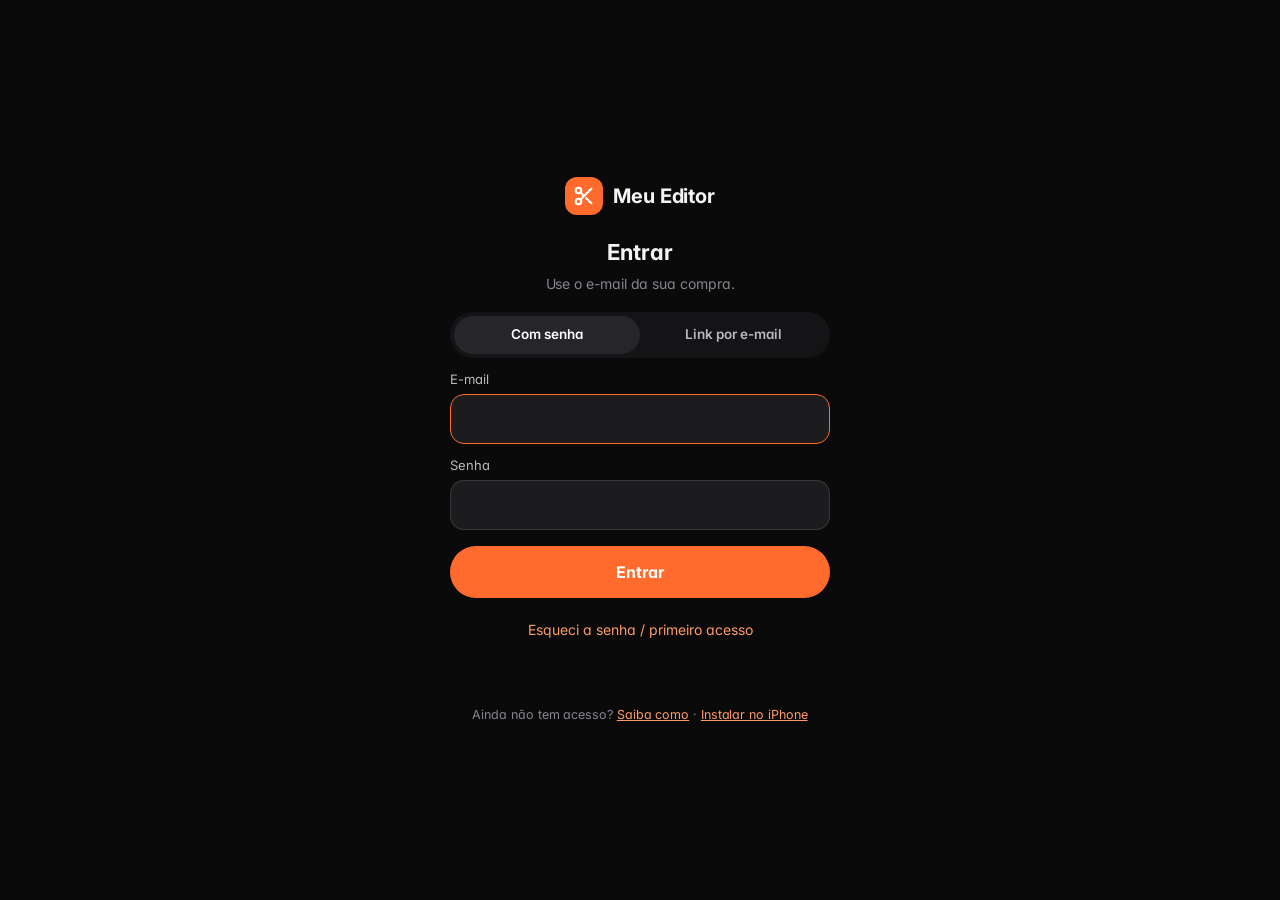
<file: index.html>
<!doctype html>
<html lang="pt-BR">
<head>
<meta charset="utf-8">
<meta name="viewport" content="width=device-width, initial-scale=1, maximum-scale=1, user-scalable=no, viewport-fit=cover">
<meta name="apple-mobile-web-app-capable" content="yes">
<meta name="mobile-web-app-capable" content="yes">
<meta name="apple-mobile-web-app-status-bar-style" content="black-translucent">
<meta name="apple-mobile-web-app-title" content="Meu Editor">
<meta name="theme-color" content="#0a0a0b">
<meta name="description" content="Editor de vídeo vertical para Reels e anúncios, com edição automática por IA.">
<link rel="manifest" href="manifest.webmanifest">
<link rel="apple-touch-icon" href="icons/icon-180.png">
<link rel="icon" href="icons/icon.svg" type="image/svg+xml">
<link rel="preconnect" href="https://fonts.googleapis.com">
<link rel="preconnect" href="https://fonts.gstatic.com" crossorigin>
<link href="https://fonts.googleapis.com/css2?family=Inter:wght@400;500;600;700&family=Montserrat:wght@400;600;700;800&family=Poppins:wght@400;500;600;700;800&family=Anton&family=Great+Vibes&family=Instrument+Serif:ital@0;1&display=swap" rel="stylesheet">
<link rel="stylesheet" href="styles.css?v=35">
<title>Meu Editor</title>
</head>
<body>
<div id="app">
  <header id="top">
    <div class="brand">
      <span class="brand-mark" aria-hidden="true"><svg viewBox="0 0 24 24" fill="none" stroke="currentColor" stroke-width="2.4" stroke-linecap="round" stroke-linejoin="round"><circle cx="6" cy="6" r="3"/><circle cx="6" cy="18" r="3"/><path d="M20 4 8.12 15.88M14.47 14.48 20 20M8.12 8.12 12 12"/></svg></span>
      <span class="brand-txt"><span class="brand-name">Meu Editor</span></span>
    </div>
    <div class="top-acts">
      <button id="btn-ia" class="ia-btn" aria-label="Editar com IA"></button>
      <button id="btn-galeria" class="icon" aria-label="Projetos"></button>
      <button id="btn-config" class="icon" aria-label="Configurações"></button>
      <button id="btn-new" class="icon" aria-label="Salvar e voltar ao início" title="Salvar e voltar ao início"></button>
      <button id="btn-export" class="primary">Exportar</button>
    </div>
  </header>

  <section id="stage">
    <canvas id="preview" width="540" height="960"></canvas>
    <div id="empty">
      <div class="empty-card">
        <span class="empty-ic" aria-hidden="true"><svg viewBox="0 0 24 24" fill="none" stroke="currentColor" stroke-width="2" stroke-linecap="round" stroke-linejoin="round"><rect x="2" y="6" width="14" height="12" rx="2"/><path d="m22 8-6 4 6 4z"/></svg></span>
        <h2>Comece um projeto</h2>
        <p>Escolha vídeos ou fotos (JPG, PNG) da galeria. Tudo fica no seu aparelho.</p>
        <button id="btn-add-first" class="big">Adicionar vídeo ou foto</button>
      </div>
    </div>
  </section>

  <div id="transport">
    <span id="time">00:00.0 / 00:00.0</span>
    <button id="btn-play" class="play" aria-label="Reproduzir"></button>
    <div class="tright"><button id="btn-undo" class="icon" aria-label="Desfazer" title="Desfazer (Ctrl+Z)"></button><button id="btn-redo" class="icon" aria-label="Refazer" title="Refazer (Ctrl+Shift+Z)"></button><button id="btn-kf" class="icon" aria-label="Keyframes do item selecionado" title="Keyframes"></button><button id="btn-fs" class="icon" aria-label="Assistir em tela cheia" title="Tela cheia"></button></div>
  </div>

  <section id="timeline">
    <div id="tl-scroll">
      <div id="tl-inner">
        <div id="ruler"></div>
        <div id="track-layer" class="track layer"></div>
        <div id="track-video" class="track"></div>
        <div id="track-orig" class="track audio"></div>
        <div id="track-audio" class="track audio"></div>
        <div id="track-caps" class="track small"></div>
      </div>
    </div>
    <div id="playhead"></div>
    <div id="home"></div>
  </section>

  <nav id="toolbar"></nav>
</div>

<div id="sheet" aria-hidden="true">
  <div class="grab"></div>
  <div class="sheet-head"><h3 id="sheet-title"></h3><button id="sheet-close" class="icon" aria-label="Fechar"></button></div>
  <div id="sheet-body"></div>
</div>

<div id="fs" hidden>
  <div id="fs-stage"></div>
  <div class="fs-top"><span class="fs-title">Prévia</span><button id="fs-close" class="icon" aria-label="Sair da tela cheia"></button></div>
  <div class="fs-bottom">
    <div id="fs-bar" role="slider" aria-label="Posição do vídeo"><div class="fs-track"><div id="fs-fill"></div></div><div id="fs-knob"></div></div>
    <div class="fs-ctrls">
      <span id="fs-cur" class="fs-t">00:00.0</span>
      <div class="fs-mid">
        <button id="fs-back" class="icon" aria-label="Voltar 5 segundos"></button>
        <button id="fs-play" class="play" aria-label="Reproduzir"></button>
        <button id="fs-fwd" class="icon" aria-label="Avançar 5 segundos"></button>
      </div>
      <span id="fs-tot" class="fs-t r">00:00.0</span>
    </div>
  </div>
</div>

<div id="toast"></div>
<div id="vpool"></div>

<input type="file" id="file-video" accept="video/*,image/*" multiple hidden>
<input type="file" id="file-layer" accept="image/*,video/*" multiple hidden>
<input type="file" id="file-audio" accept="video/*,audio/*" hidden>
<script type="module" src="app.js?v=35"></script>
</body>
</html>
</file>
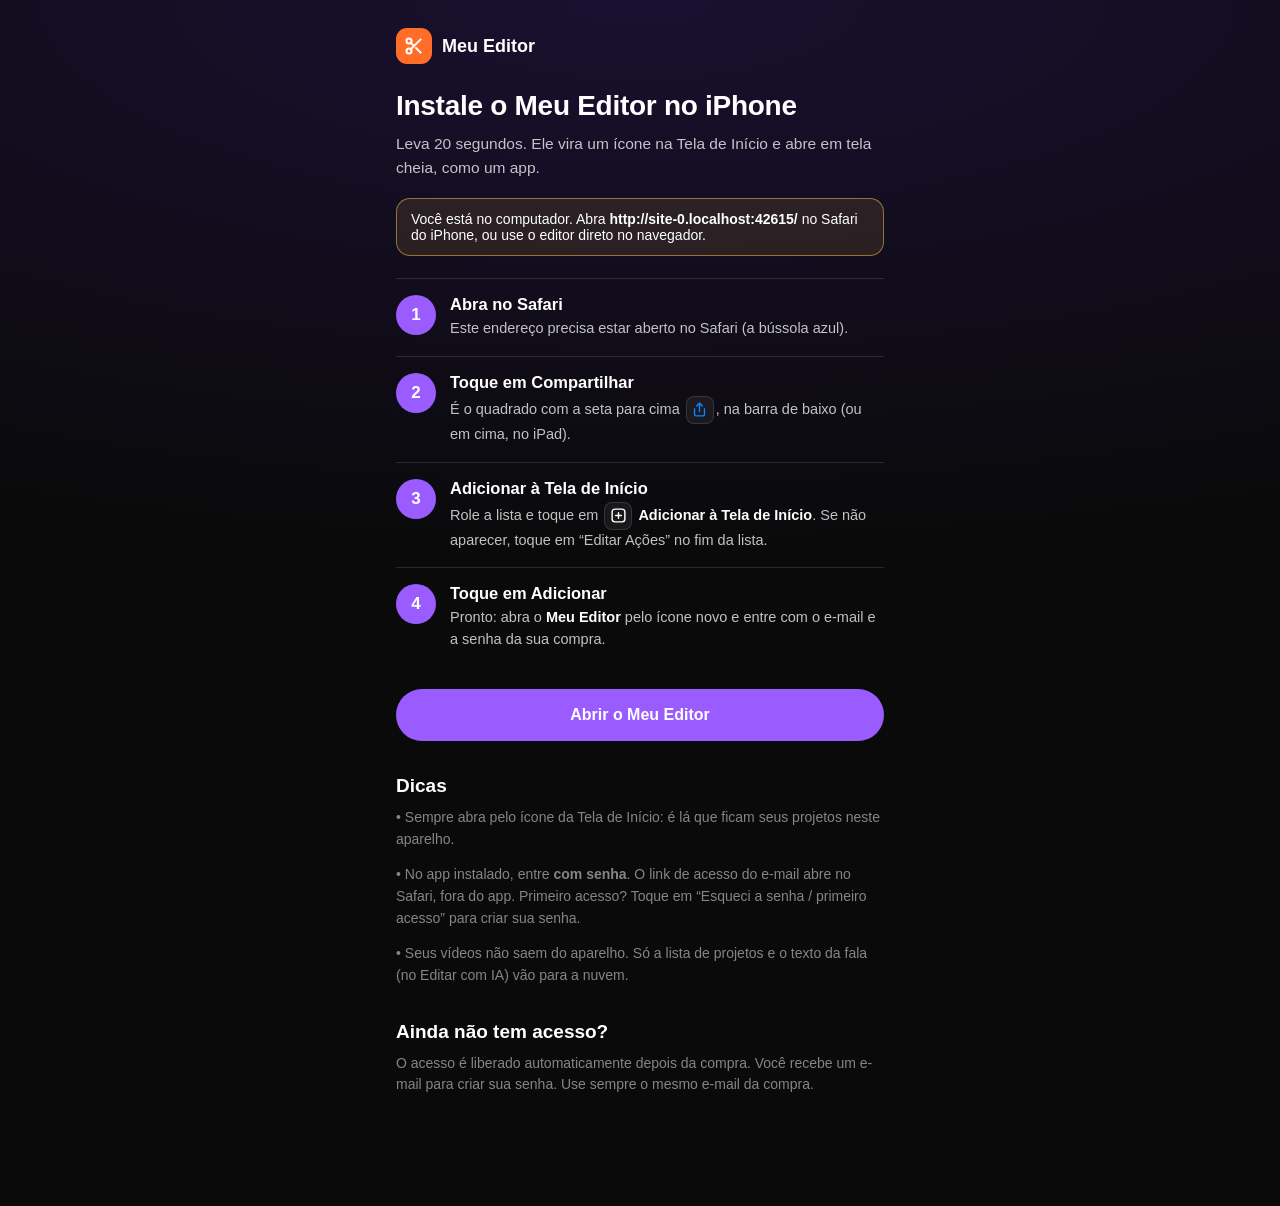
<file: instalar.html>
<!doctype html>
<html lang="pt-BR">
<head>
<meta charset="utf-8">
<meta name="viewport" content="width=device-width, initial-scale=1, viewport-fit=cover">
<meta name="theme-color" content="#0a0a0b">
<meta name="apple-mobile-web-app-capable" content="yes">
<meta name="apple-mobile-web-app-title" content="Meu Editor">
<link rel="manifest" href="manifest.webmanifest">
<link rel="apple-touch-icon" href="icons/icon-180.png">
<link rel="icon" href="icons/icon.svg" type="image/svg+xml">
<title>Instalar o Meu Editor</title>
<style>
:root { --ink:#fff; --ink-2:rgba(255,255,255,.75); --ink-3:rgba(255,255,255,.5); --line:rgba(255,255,255,.12); --glass:rgba(255,255,255,.06);
  --accent:#9b5cff; --accent-2:#c9a6ff; --logo:#ff6d29; --bg0:#0a0a0b; --bg1:#1a1030; --ok:#2bf0b4; }
* { box-sizing: border-box; }
html, body { margin: 0; background: var(--bg0); color: var(--ink); font-family: "Helvetica Neue", Helvetica, Inter, Arial, sans-serif; }
body { background: radial-gradient(120% 60% at 50% 0%, var(--bg1), var(--bg0)) fixed; min-height: 100vh; }
main { max-width: 520px; margin: 0 auto; padding: calc(28px + env(safe-area-inset-top)) 16px calc(96px + env(safe-area-inset-bottom)); }
.marca { display: flex; align-items: center; gap: 10px; font-weight: 700; font-size: 18px; margin-bottom: 26px; }
.marca i { width: 36px; height: 36px; border-radius: 11px; background: var(--logo); display: grid; place-items: center; }
.marca svg { width: 20px; height: 20px; color: #fff; }
h1 { font-size: 28px; line-height: 1.15; margin: 0 0 10px; letter-spacing: -.01em; }
p { color: var(--ink-2); line-height: 1.55; margin: 0 0 14px; font-size: 15.5px; }
.aviso { padding: 12px 14px; border-radius: 14px; border: 1px solid rgba(255,200,80,.5); background: rgba(255,200,80,.1); font-size: 14px; color: var(--ink); margin: 18px 0; display: none; }
.aviso.ok { border-color: rgba(43,240,180,.5); background: rgba(43,240,180,.1); }
ol { list-style: none; padding: 0; margin: 22px 0; counter-reset: p; }
li { counter-increment: p; display: grid; grid-template-columns: 40px 1fr; gap: 14px; padding: 16px 0; border-top: 1px solid var(--line); }
li::before { content: counter(p); width: 40px; height: 40px; border-radius: 50%; background: var(--accent); display: grid; place-items: center; font-weight: 700; font-size: 17px; }
li > div > b { display: block; font-size: 16.5px; margin-bottom: 4px; }
li span b { color: var(--ink); }
li span { color: var(--ink-2); font-size: 14.5px; line-height: 1.5; }
.ic { display: inline-grid; place-items: center; width: 28px; height: 28px; border-radius: 8px; background: var(--glass); border: 1px solid var(--line); vertical-align: middle; margin: 0 2px; }
.ic svg { width: 17px; height: 17px; color: #0a84ff; }
.ic.plus svg { color: #fff; }
.btn { display: flex; align-items: center; justify-content: center; height: 52px; border-radius: 999px; background: var(--accent); color: #fff; text-decoration: none; font-weight: 700; font-size: 16px; margin: 22px 0 10px; }
.btn.sec { background: var(--glass); border: 1px solid var(--line); }
h2 { font-size: 19px; margin: 34px 0 10px; }
.pq { font-size: 14px; color: var(--ink-3); }
.seta { position: fixed; left: 50%; bottom: calc(10px + env(safe-area-inset-bottom)); transform: translateX(-50%); display: none; flex-direction: column; align-items: center; gap: 2px; padding: 8px 16px 6px; border-radius: 16px; background: rgba(26,16,48,.95); border: 1px solid var(--line); box-shadow: 0 6px 20px rgba(0,0,0,.5); color: var(--accent-2); font-size: 13px; font-weight: 600; animation: pulo 1.4s ease-in-out infinite; pointer-events: none; }
.seta svg { width: 26px; height: 26px; }
@keyframes pulo { 50% { transform: translate(-50%, 6px); } }
</style>
</head>
<body>
<main>
  <div class="marca"><i><svg viewBox="0 0 24 24" fill="none" stroke="currentColor" stroke-width="2.4" stroke-linecap="round" stroke-linejoin="round"><circle cx="6" cy="6" r="3"/><circle cx="6" cy="18" r="3"/><path d="M20 4 8.12 15.88M14.47 14.48 20 20M8.12 8.12 12 12"/></svg></i>Meu Editor</div>

  <h1>Instale o Meu Editor no iPhone</h1>
  <p>Leva 20 segundos. Ele vira um ícone na Tela de Início e abre em tela cheia, como um app.</p>

  <div class="aviso" id="av-safari">Abra esta página no <b>Safari</b> para instalar. No Chrome ou no Instagram o iPhone não mostra a opção. Toque em ••• e escolha “Abrir no Safari”, ou copie o endereço.</div>
  <div class="aviso ok" id="av-ok">Você já está no app instalado. Tudo certo!</div>
  <div class="aviso" id="av-pc">Você está no computador. Abra <b id="end"></b> no Safari do iPhone, ou use o editor direto no navegador.</div>

  <ol>
    <li><div><b>Abra no Safari</b><span>Este endereço precisa estar aberto no Safari (a bússola azul).</span></div></li>
    <li><div><b>Toque em Compartilhar</b><span>É o quadrado com a seta para cima <span class="ic"><svg viewBox="0 0 24 24" fill="none" stroke="currentColor" stroke-width="2" stroke-linecap="round" stroke-linejoin="round"><path d="M12 3v12M8 7l4-4 4 4"/><path d="M5 11v8a2 2 0 0 0 2 2h10a2 2 0 0 0 2-2v-8"/></svg></span>, na barra de baixo (ou em cima, no iPad).</span></div></li>
    <li><div><b>Adicionar à Tela de Início</b><span>Role a lista e toque em <span class="ic plus"><svg viewBox="0 0 24 24" fill="none" stroke="currentColor" stroke-width="2" stroke-linecap="round"><rect x="3" y="3" width="18" height="18" rx="4"/><path d="M12 8v8M8 12h8"/></svg></span> <b>Adicionar à Tela de Início</b>. Se não aparecer, toque em “Editar Ações” no fim da lista.</span></div></li>
    <li><div><b>Toque em Adicionar</b><span>Pronto: abra o <b>Meu Editor</b> pelo ícone novo e entre com o e-mail e a senha da sua compra.</span></div></li>
  </ol>

  <a class="btn" href="./">Abrir o Meu Editor</a>

  <h2>Dicas</h2>
  <p class="pq">• Sempre abra pelo ícone da Tela de Início: é lá que ficam seus projetos neste aparelho.</p>
  <p class="pq">• No app instalado, entre <b>com senha</b>. O link de acesso do e-mail abre no Safari, fora do app. Primeiro acesso? Toque em “Esqueci a senha / primeiro acesso” para criar sua senha.</p>
  <p class="pq">• Seus vídeos não saem do aparelho. Só a lista de projetos e o texto da fala (no Editar com IA) vão para a nuvem.</p>

  <h2 id="comprar">Ainda não tem acesso?</h2>
  <p class="pq">O acesso é liberado automaticamente depois da compra. Você recebe um e-mail para criar sua senha. Use sempre o mesmo e-mail da compra.</p>
</main>
<div class="seta" id="seta"><span>Compartilhar fica aqui</span><svg viewBox="0 0 24 24" fill="none" stroke="currentColor" stroke-width="2.4" stroke-linecap="round" stroke-linejoin="round"><path d="M12 5v14M5 12l7 7 7-7"/></svg></div>
<script>
(function () {
  var ua = navigator.userAgent;
  var ios = /iPhone|iPad|iPod/.test(ua) || (navigator.platform === 'MacIntel' && navigator.maxTouchPoints > 1);
  var instalado = navigator.standalone === true || window.matchMedia('(display-mode: standalone)').matches;
  var outroNavegador = /CriOS|FxiOS|EdgiOS|OPiOS|Instagram|FBAN|FBAV|Line\//.test(ua);
  var mostra = function (id) { document.getElementById(id).style.display = 'block'; };
  document.getElementById('end').textContent = location.origin + location.pathname.replace(/instalar\.html$/, '');
  if (instalado) mostra('av-ok');
  else if (ios && outroNavegador) mostra('av-safari');
  else if (ios) { if (/iPhone|iPod/.test(ua)) document.getElementById('seta').style.display = 'flex'; }
  else mostra('av-pc');
})();
</script>
</body>
</html>
</file>
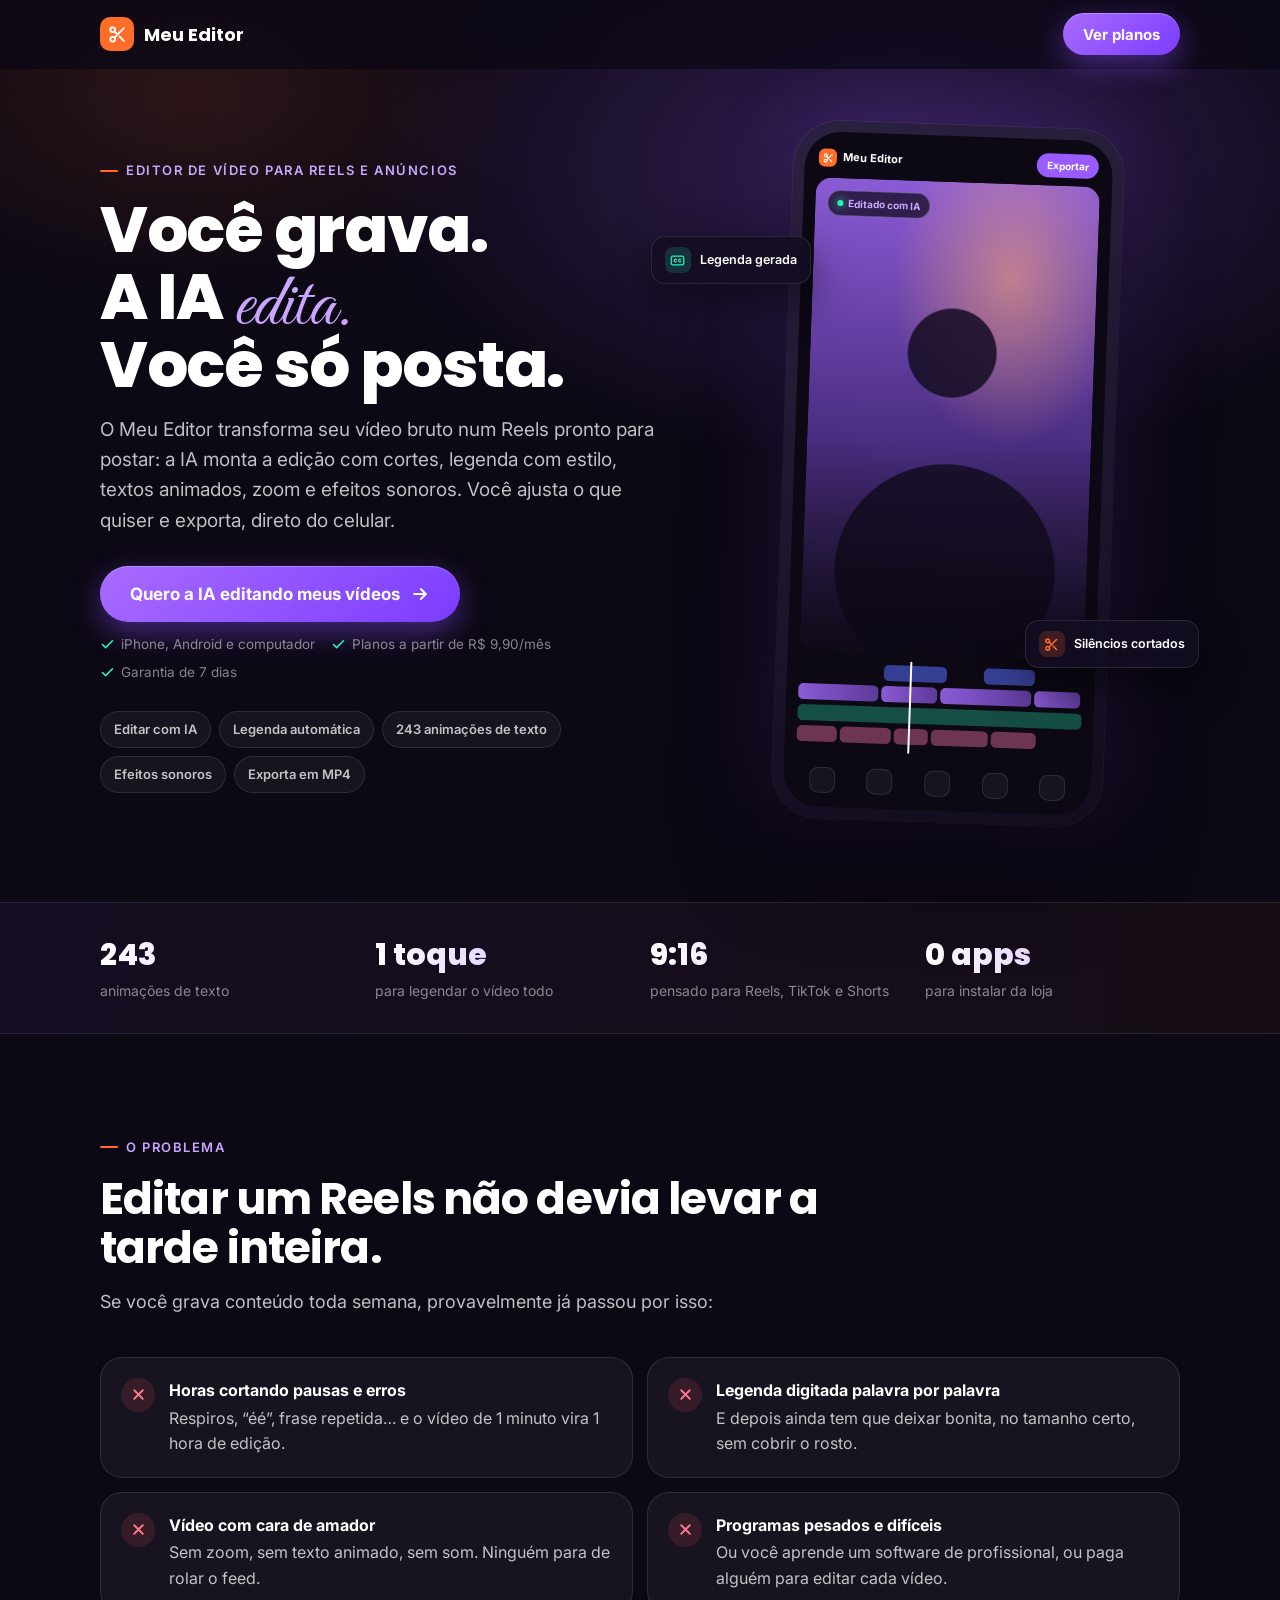
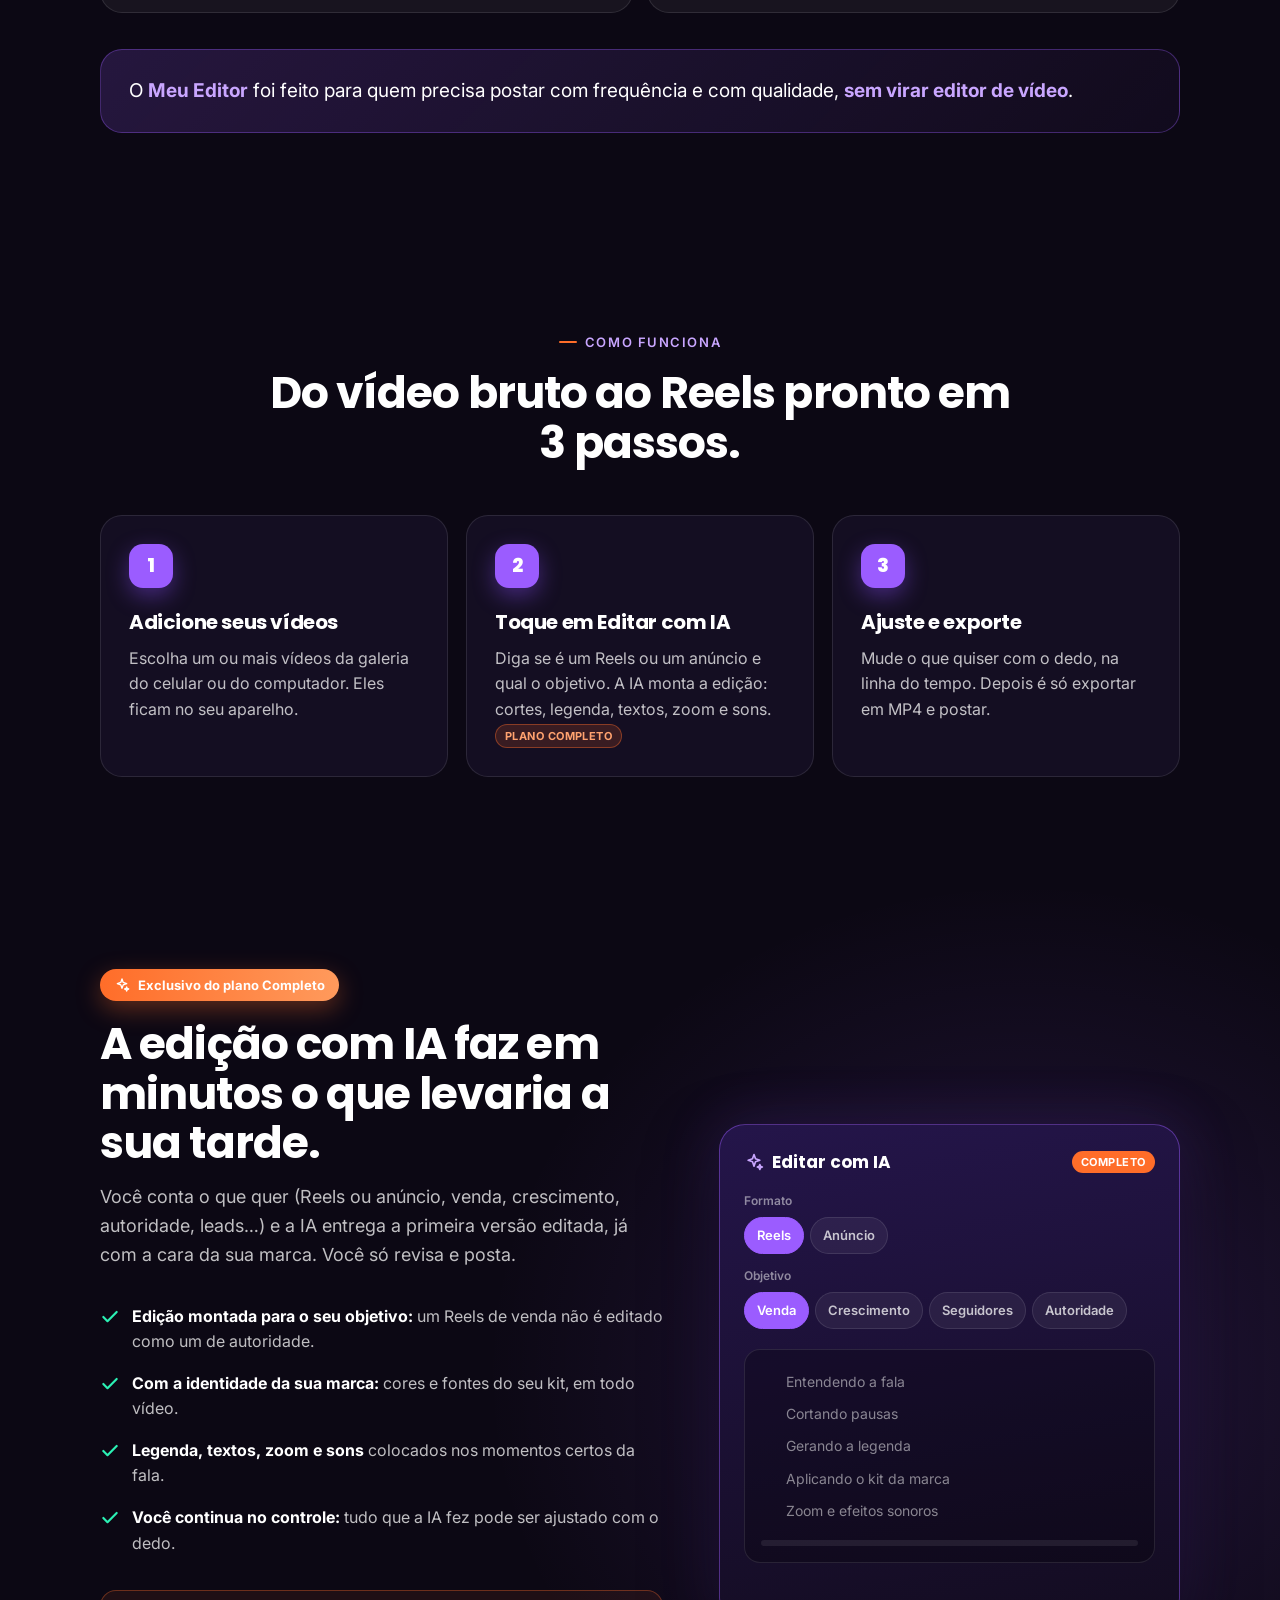
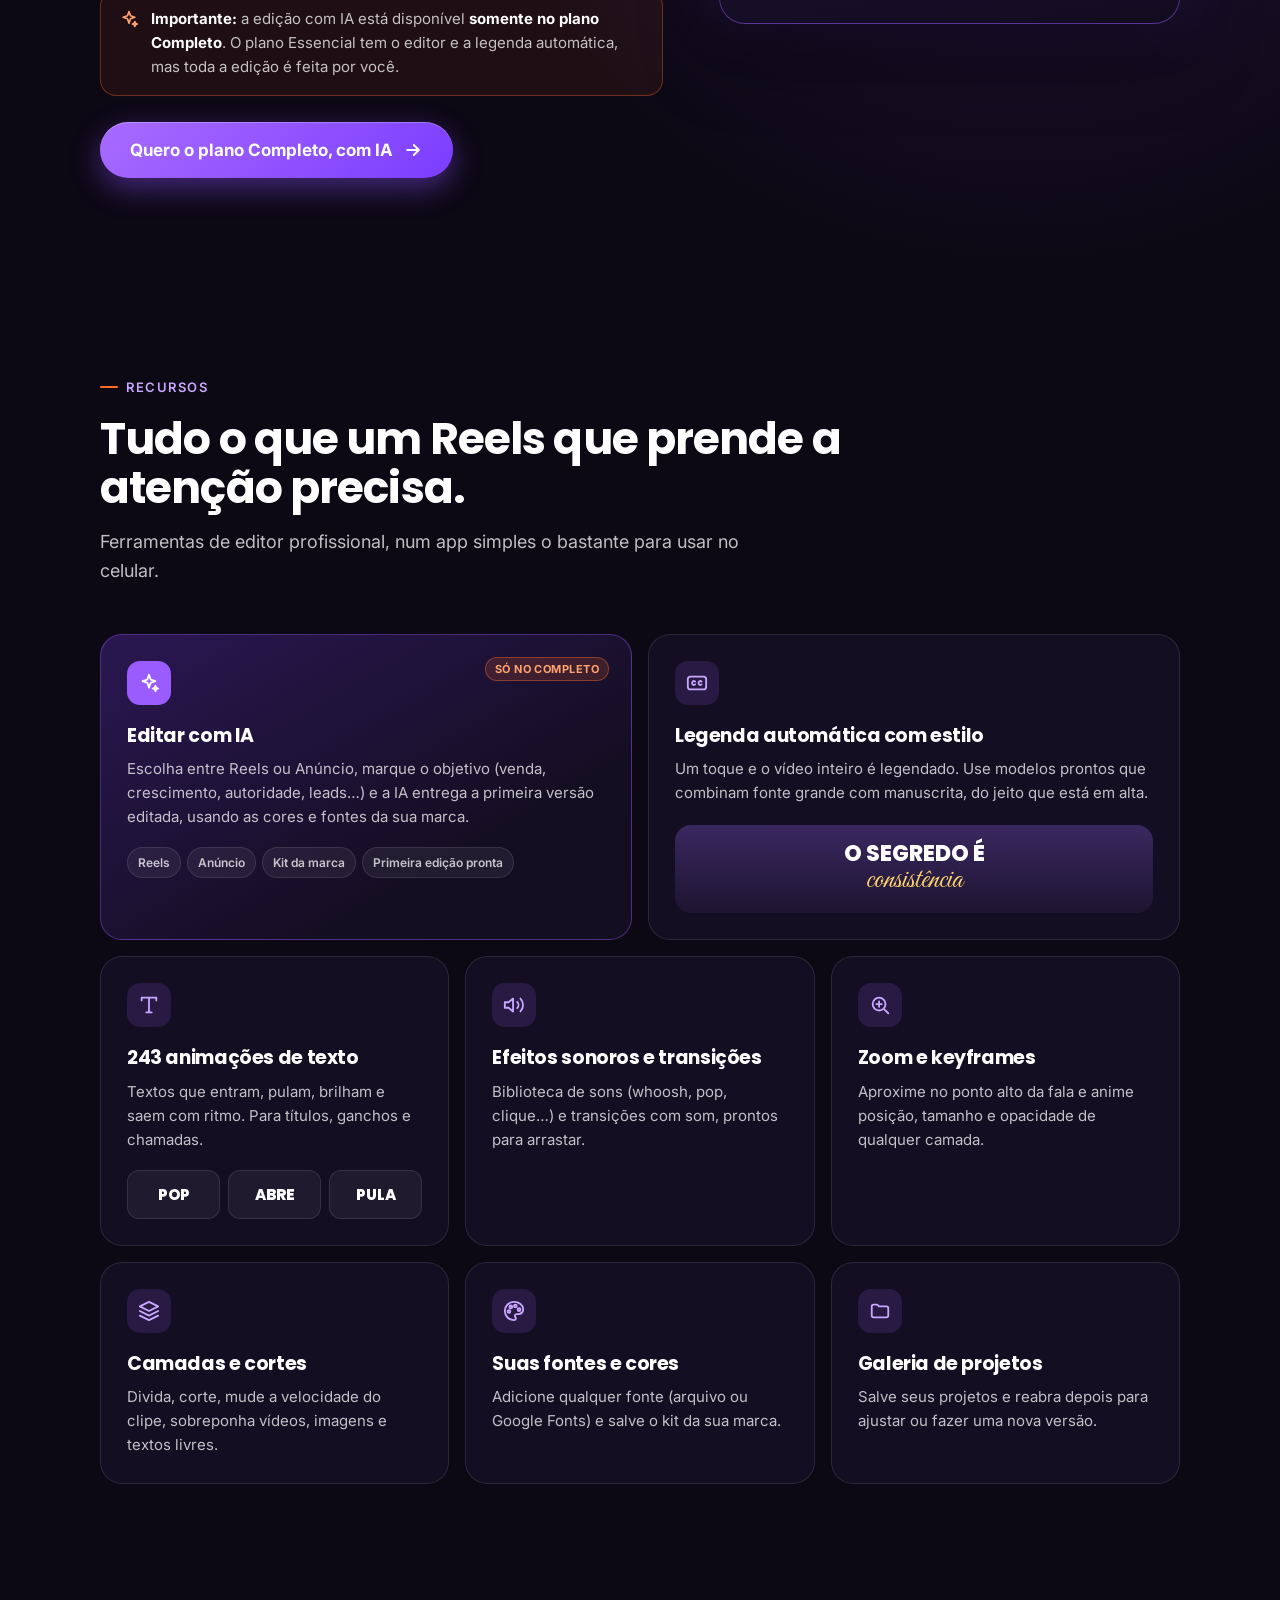
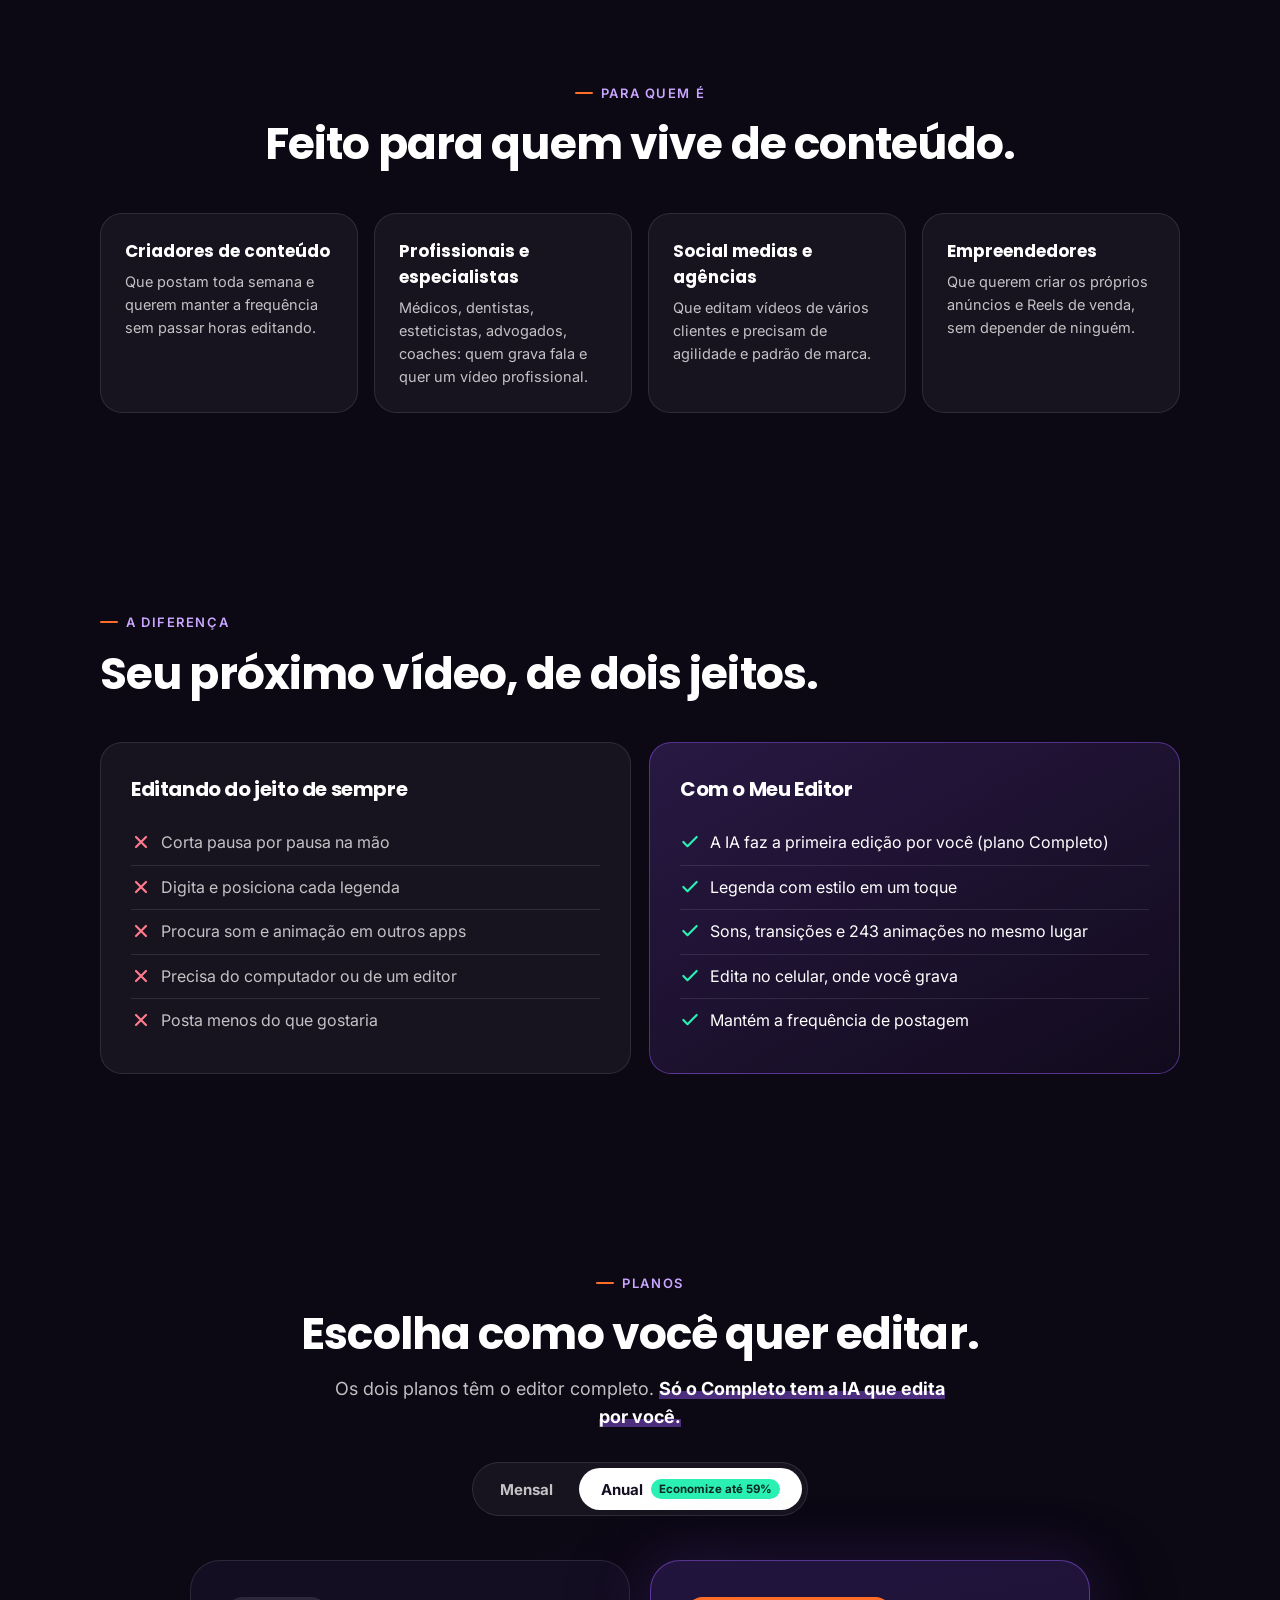
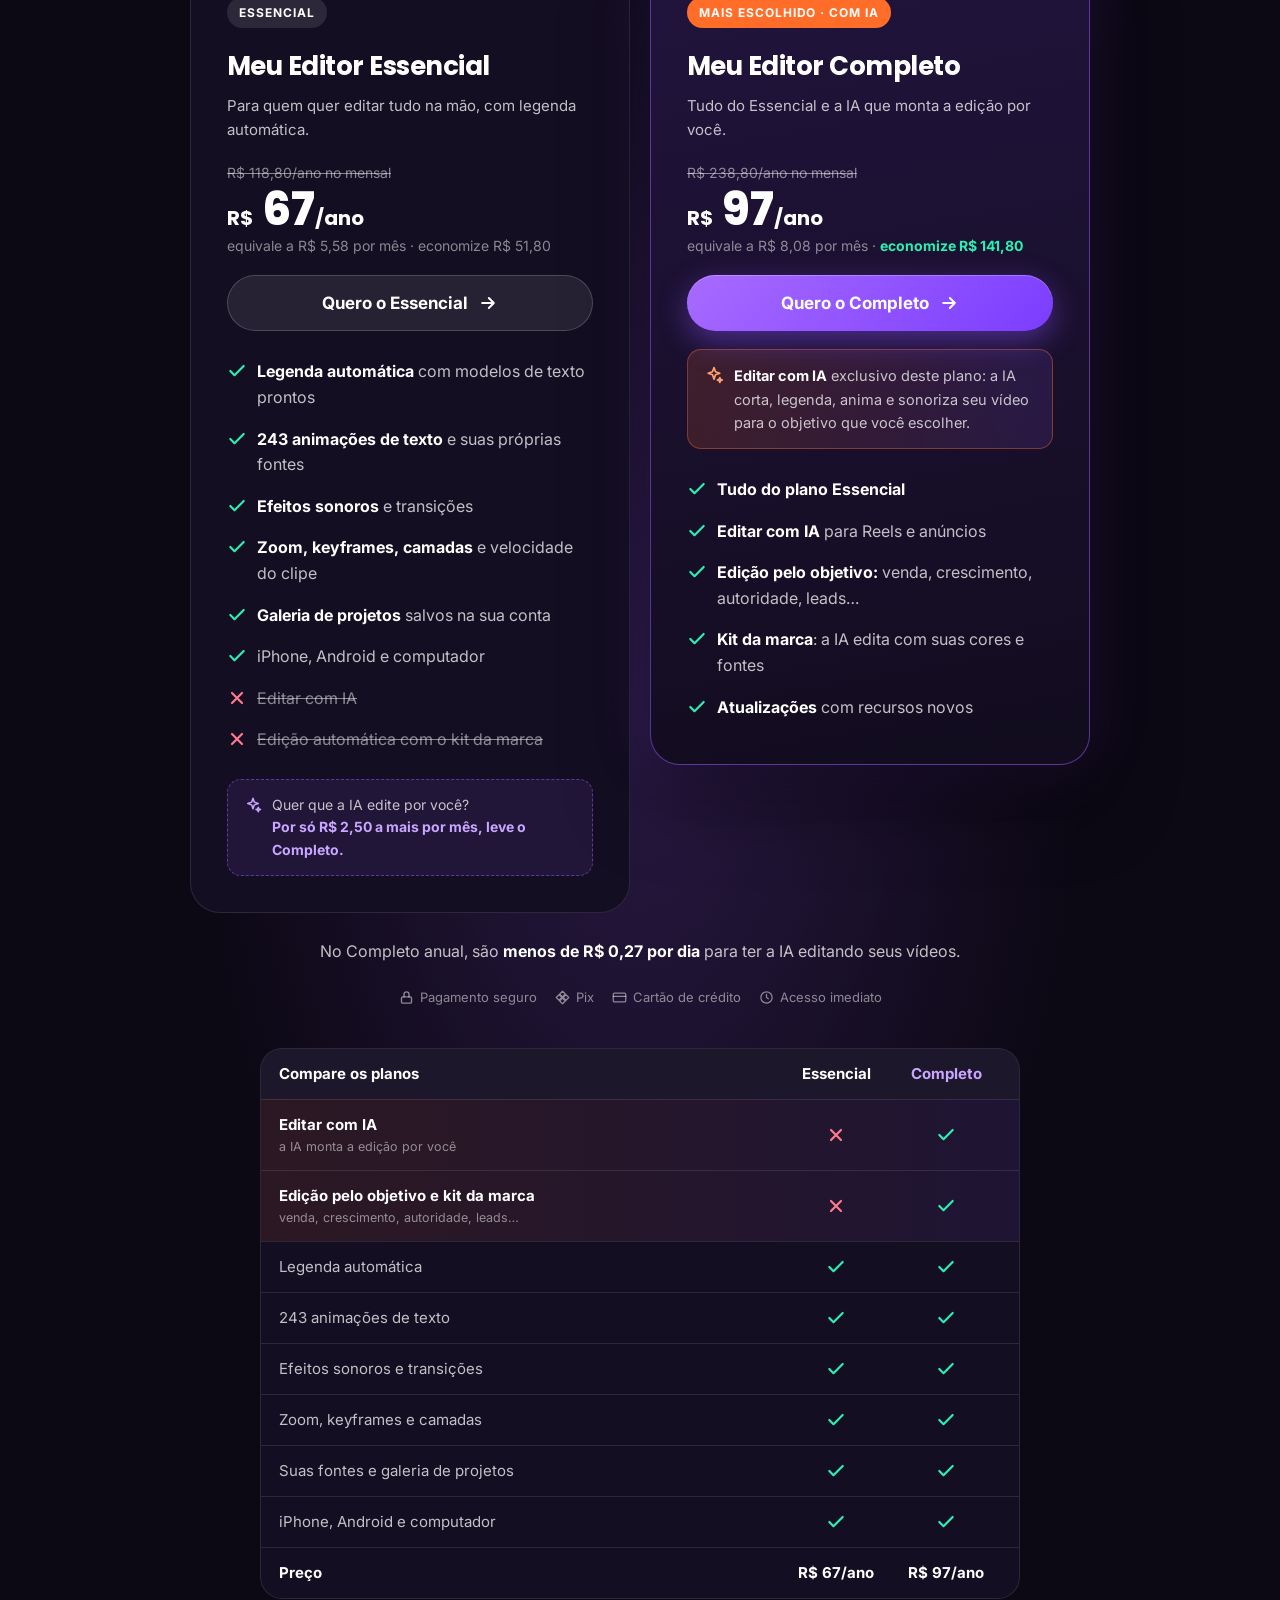
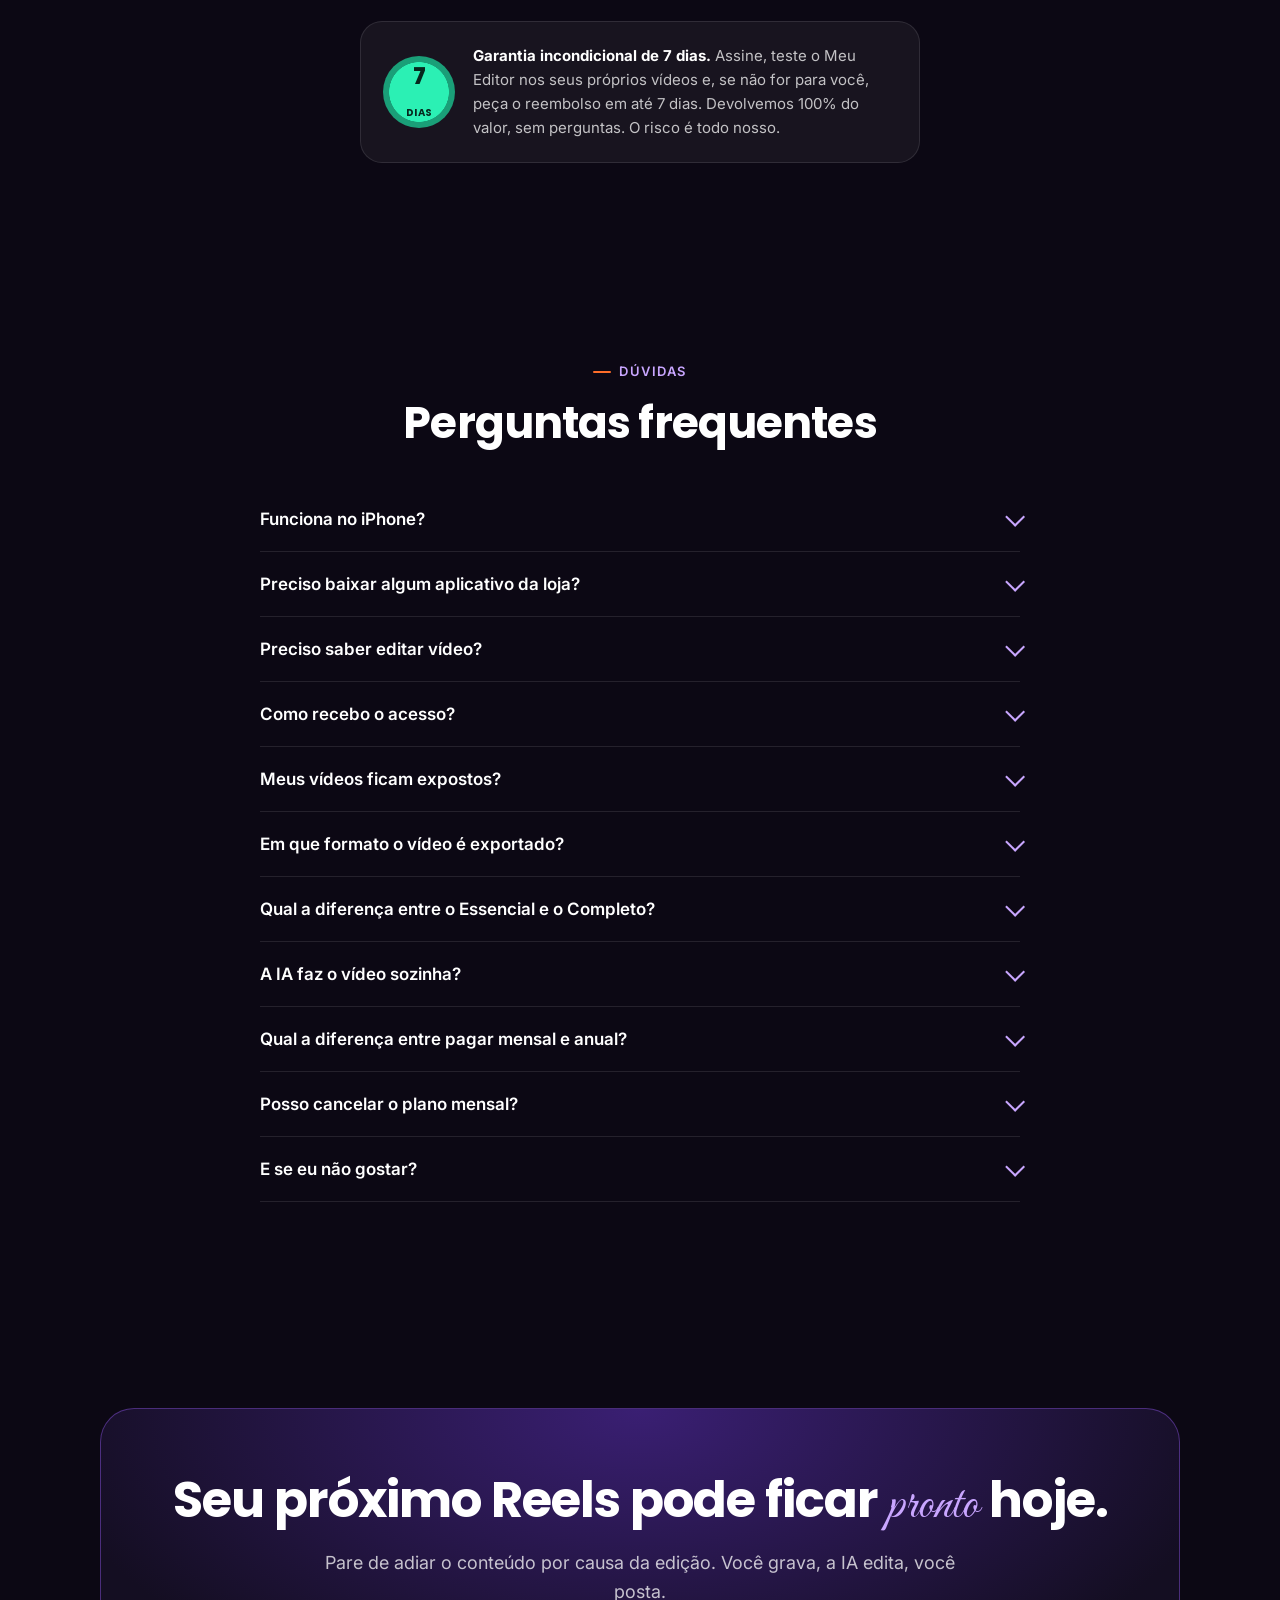
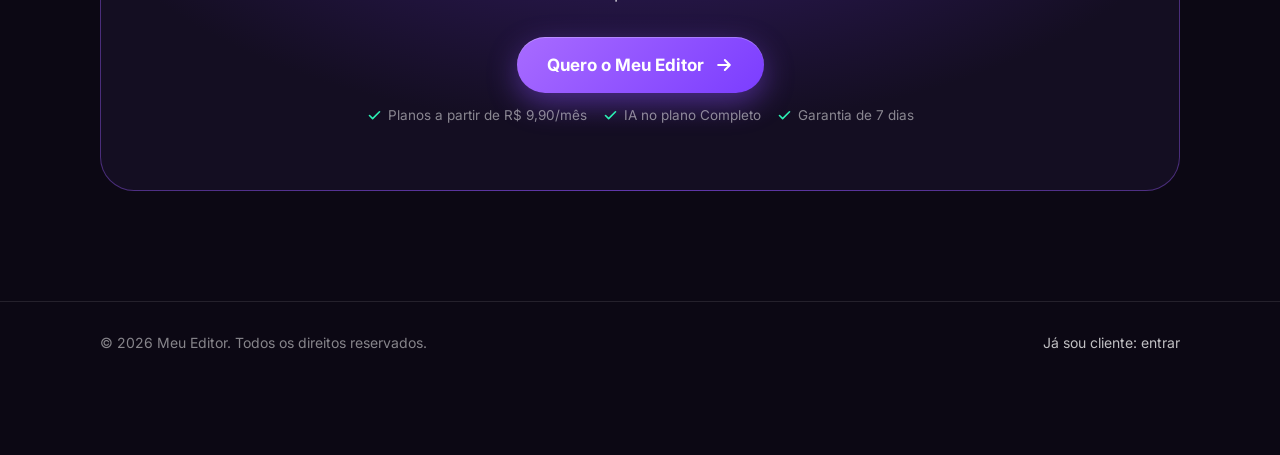
<file: vendas.html>
<!doctype html>
<html lang="pt-BR">
<head>
<meta charset="utf-8">
<meta name="viewport" content="width=device-width, initial-scale=1, viewport-fit=cover">
<meta name="theme-color" content="#0c0814">
<title>Meu Editor — Reels prontos para postar, direto do celular</title>
<meta name="description" content="Editor de vídeo vertical para Reels e anúncios: edição com IA, legenda automática, 243 animações de texto e efeitos sonoros. Funciona no iPhone, Android e computador.">
<meta property="og:title" content="Meu Editor — Reels prontos para postar, direto do celular">
<meta property="og:description" content="Edição com IA, legenda automática, animações de texto e efeitos sonoros num editor que abre no navegador.">
<meta property="og:image" content="icons/icon-512.png">
<link rel="icon" href="icons/icon.svg" type="image/svg+xml">
<link rel="apple-touch-icon" href="icons/icon-180.png">
<link rel="preconnect" href="https://fonts.googleapis.com">
<link rel="preconnect" href="https://fonts.gstatic.com" crossorigin>
<link href="https://fonts.googleapis.com/css2?family=Inter:wght@400;500;600;700&family=Poppins:wght@600;700;800&family=Great+Vibes&display=swap" rel="stylesheet">
<style>
:root{
  --bg0:#0c0814; --bg1:#170e2b; --panel:#140e22; --panel2:#1b1230;
  --ink:#fff; --ink2:rgba(255,255,255,.74); --ink3:rgba(255,255,255,.5);
  --line:rgba(255,255,255,.1); --glass:rgba(255,255,255,.05);
  --accent:#9b5cff; --accent2:#c9a6ff; --logo:#ff6d29; --ok:#2bf0b4; --pink:#ff78af;
  --r:22px; --max:1120px;
}
*{box-sizing:border-box}
html{scroll-behavior:smooth}
body{margin:0;background:var(--bg0);color:var(--ink);font:16px/1.6 Inter,"Helvetica Neue",Arial,sans-serif;-webkit-font-smoothing:antialiased;overflow-x:hidden}
img,svg{display:block}
a{color:inherit}
h1,h2,h3{font-family:Poppins,Inter,sans-serif;letter-spacing:-.02em;margin:0}
.wrap{max-width:var(--max);margin:0 auto;padding:0 20px}
.script{font-family:"Great Vibes",cursive;font-weight:400;letter-spacing:0;color:var(--accent2)}
section{padding:96px 0}
.eyebrow{display:inline-flex;align-items:center;gap:8px;font-size:13px;font-weight:600;color:var(--accent2);text-transform:uppercase;letter-spacing:.12em;margin-bottom:16px}
.eyebrow::before{content:"";width:18px;height:2px;background:var(--logo);border-radius:2px}
.h2{font-size:clamp(28px,4.2vw,44px);line-height:1.12;max-width:760px}
.lead{color:var(--ink2);font-size:18px;max-width:640px;margin:16px 0 0}
.center{text-align:center}.center .h2,.center .lead{margin-left:auto;margin-right:auto}

/* botões */
.btn{display:inline-flex;align-items:center;justify-content:center;gap:10px;min-height:56px;padding:0 30px;border-radius:999px;border:0;cursor:pointer;
  background:linear-gradient(135deg,#a86bff,#7b3dff);color:#fff;text-decoration:none;font:700 17px Inter,sans-serif;
  box-shadow:0 10px 30px rgba(139,80,255,.45),inset 0 1px 0 rgba(255,255,255,.25);transition:transform .15s,box-shadow .15s}
.btn:hover{transform:translateY(-2px);box-shadow:0 14px 38px rgba(139,80,255,.6),inset 0 1px 0 rgba(255,255,255,.25)}
.btn svg{width:20px;height:20px}
.btn.sm{min-height:42px;padding:0 20px;font-size:15px}
.btn.full{width:100%}
.micro{font-size:13.5px;color:var(--ink3);margin-top:12px;display:flex;flex-wrap:wrap;gap:6px 16px}
.micro span{display:inline-flex;align-items:center;gap:6px}
.micro svg{width:15px;height:15px;color:var(--ok)}

/* topo */
.nav{position:sticky;top:0;z-index:20;background:rgba(12,8,20,.72);backdrop-filter:blur(14px);-webkit-backdrop-filter:blur(14px);border-bottom:1px solid transparent;transition:border-color .2s}
.nav.scrolled{border-color:var(--line)}
.nav .wrap{display:flex;align-items:center;justify-content:space-between;height:68px}
.marca{display:flex;align-items:center;gap:10px;font:700 18px Poppins,sans-serif;text-decoration:none}
.marca i{width:34px;height:34px;border-radius:10px;background:var(--logo);display:grid;place-items:center}
.marca i svg{width:19px;height:19px;color:#fff}

/* hero */
.hero{padding:56px 0 80px;position:relative}
.hero::before{content:"";position:absolute;inset:-120px 0 auto;height:720px;background:radial-gradient(60% 60% at 70% 30%,rgba(155,92,255,.28),transparent 70%),radial-gradient(40% 40% at 15% 20%,rgba(255,109,41,.13),transparent 70%);pointer-events:none;z-index:-1}
.hero .wrap{display:grid;grid-template-columns:1.1fr .9fr;gap:48px;align-items:center}
.hero h1{font-size:clamp(38px,5.6vw,64px);line-height:1.04;font-weight:800}
.hero h1 .script{font-size:1.18em;line-height:.8;display:inline-block;transform:translateY(.06em)}
.hero .lead{font-size:19px}
.hero .ctas{margin-top:30px}
.pills{display:flex;flex-wrap:wrap;gap:8px;margin-top:28px}
.pill{font-size:13px;font-weight:600;padding:7px 13px;border-radius:999px;background:var(--glass);border:1px solid var(--line);color:var(--ink2)}

/* celular */
.phone{width:min(330px,82vw);aspect-ratio:9/19;margin:0 auto;border-radius:46px;padding:11px;background:linear-gradient(160deg,#2b2140,#120c1e);box-shadow:0 40px 90px rgba(0,0,0,.6),0 0 0 1px rgba(255,255,255,.08),0 0 80px rgba(139,80,255,.25);position:relative;transform:rotate(2deg)}
.screen{height:100%;border-radius:36px;overflow:hidden;background:#0c0814;display:flex;flex-direction:column}
.s-top{display:flex;align-items:center;justify-content:space-between;padding:14px 14px 8px;font-size:11px;font-weight:700}
.s-top .b{display:flex;align-items:center;gap:6px}
.s-top .b i{width:18px;height:18px;border-radius:6px;background:var(--logo);display:grid;place-items:center}
.s-top .b i svg{width:11px;height:11px;color:#fff}
.s-top .exp{background:var(--accent);padding:4px 10px;border-radius:999px;font-size:10px}
.s-video{flex:1;margin:0 12px;border-radius:16px;position:relative;overflow:hidden;
  background:radial-gradient(circle at 50% 36%,rgba(20,12,34,.85) 0 13%,transparent 13.5%),radial-gradient(55% 32% at 50% 82%,rgba(20,12,34,.85) 0 70%,transparent 71%),radial-gradient(60% 50% at 70% 20%,rgba(255,170,110,.55),transparent 70%),linear-gradient(180deg,#8a5bd6,#4a2d80 55%,#1a1129);animation:zoom 6s ease-in-out infinite}
@keyframes zoom{0%,100%{background-size:100% 100%}50%{background-size:112% 112%}}
.s-video::after{content:"";position:absolute;inset:0;background:linear-gradient(180deg,transparent 55%,rgba(0,0,0,.45))}
.cap{position:absolute;left:0;right:0;bottom:22%;text-align:center;z-index:2}
.cap .g{font:800 25px/1 Poppins,sans-serif;text-transform:uppercase;text-shadow:0 3px 10px rgba(0,0,0,.5)}
.cap .m{font:400 34px/1 "Great Vibes",cursive;color:#ffd36d;margin-top:-4px;text-shadow:0 3px 10px rgba(0,0,0,.5)}
.cap .w{display:inline-block;opacity:0;transform:translateY(8px) scale(.9);animation:pop 4.8s infinite}
@keyframes pop{0%,4%{opacity:0;transform:translateY(8px) scale(.9)}10%,82%{opacity:1;transform:none}92%,100%{opacity:0;transform:translateY(-4px)}}
.ia-tag{position:absolute;top:12px;left:12px;z-index:2;font-size:10px;font-weight:700;background:rgba(12,8,20,.7);border:1px solid rgba(201,166,255,.4);padding:4px 9px;border-radius:999px;color:var(--accent2);display:flex;align-items:center;gap:5px}
.ia-tag::before{content:"";width:6px;height:6px;border-radius:50%;background:var(--ok);box-shadow:0 0 8px var(--ok)}
.s-tl{padding:10px 12px 16px;position:relative}
.trk{height:16px;border-radius:5px;margin-bottom:5px;display:flex;gap:3px}
.trk span{border-radius:5px;height:100%}
.t1 span{background:rgba(88,110,255,.55)}.t2 span{background:linear-gradient(90deg,#8a5bd6,#5d3a99)}.t3 span{background:rgba(43,240,180,.3)}.t4 span{background:rgba(255,120,175,.4)}
.ph{position:absolute;top:6px;bottom:12px;left:40%;width:2px;background:#fff;border-radius:2px;animation:ph 6s linear infinite}
@keyframes ph{from{left:14%}to{left:88%}}
.s-bar{display:flex;justify-content:space-around;padding:4px 10px 14px}
.s-bar i{width:26px;height:26px;border-radius:9px;background:var(--glass);border:1px solid var(--line)}
.float{position:absolute;background:rgba(20,14,34,.92);border:1px solid var(--line);border-radius:14px;padding:10px 13px;font-size:12.5px;font-weight:600;box-shadow:0 16px 40px rgba(0,0,0,.5);display:flex;align-items:center;gap:9px;white-space:nowrap}
.float b{width:26px;height:26px;border-radius:8px;display:grid;place-items:center;flex:none}
.float b svg{width:15px;height:15px}
.f1{top:16%;left:-14%;animation:bob 5s ease-in-out infinite}.f1 b{background:rgba(43,240,180,.16);color:var(--ok)}
.f2{bottom:22%;right:-4%;animation:bob 5s 1.2s ease-in-out infinite}.f2 b{background:rgba(255,109,41,.18);color:var(--logo)}
@keyframes bob{0%,100%{transform:translateY(0)}50%{transform:translateY(-8px)}}
.phone-wrap{position:relative}

/* faixa números */
.facts{border-block:1px solid var(--line);background:linear-gradient(90deg,rgba(155,92,255,.06),rgba(255,109,41,.04));padding:30px 0}
.facts .wrap{display:grid;grid-template-columns:repeat(4,1fr);gap:20px}
.fact b{display:block;font:800 30px Poppins,sans-serif;background:linear-gradient(90deg,#fff,var(--accent2));-webkit-background-clip:text;background-clip:text;color:transparent}
.fact span{color:var(--ink3);font-size:14px}

/* dores */
.dores{display:grid;grid-template-columns:repeat(2,1fr);gap:14px;margin-top:40px}
.dor{display:flex;gap:14px;padding:20px;border-radius:var(--r);background:var(--glass);border:1px solid var(--line)}
.dor i{flex:none;width:34px;height:34px;border-radius:50%;background:rgba(255,90,110,.13);color:#ff7a8c;display:grid;place-items:center}
.dor i svg{width:17px;height:17px}
.dor p{margin:0;color:var(--ink2)}
.dor p b{color:var(--ink);display:block;margin-bottom:2px}
.virada{margin-top:36px;padding:26px 28px;border-radius:var(--r);background:linear-gradient(135deg,rgba(155,92,255,.18),rgba(155,92,255,.04));border:1px solid rgba(155,92,255,.35);font-size:19px;color:var(--ink)}
.virada b{color:var(--accent2)}

/* passos */
.passos{display:grid;grid-template-columns:repeat(3,1fr);gap:18px;margin-top:48px;counter-reset:p}
.passo{padding:28px;border-radius:var(--r);background:var(--panel);border:1px solid var(--line);position:relative;counter-increment:p}
.passo::before{content:counter(p);display:grid;place-items:center;width:44px;height:44px;border-radius:14px;background:var(--accent);font:800 19px Poppins,sans-serif;margin-bottom:18px;box-shadow:0 8px 22px rgba(139,80,255,.4)}
.passo h3{font-size:20px;margin-bottom:8px}
.passo p{margin:0;color:var(--ink2)}

/* recursos (bento) */
.bento{display:grid;grid-template-columns:repeat(6,1fr);gap:16px;margin-top:48px}
.card{grid-column:span 2;padding:26px;border-radius:var(--r);background:var(--panel);border:1px solid var(--line);position:relative;overflow:hidden}
.card.big{grid-column:span 3}
.card .ic{width:44px;height:44px;border-radius:13px;display:grid;place-items:center;margin-bottom:16px;background:rgba(155,92,255,.15);color:var(--accent2)}
.card .ic svg{width:22px;height:22px}
.card h3{font-size:19px;margin-bottom:6px}
.card p{margin:0;color:var(--ink2);font-size:15px}
.card.destaque{background:linear-gradient(150deg,#2a1752,#140e22 70%);border-color:rgba(155,92,255,.4)}
.card.destaque .ic{background:var(--accent);color:#fff}
.demo-cap{margin-top:20px;padding:18px;border-radius:16px;background:linear-gradient(180deg,#3a2860,#1d1430);text-align:center}
.demo-cap .g{font:800 22px/1 Poppins,sans-serif;text-transform:uppercase}
.demo-cap .m{font:400 30px/1 "Great Vibes",cursive;color:#ffd36d}
.chips{display:flex;flex-wrap:wrap;gap:6px;margin-top:18px}
.chips span{font-size:12px;font-weight:600;padding:5px 10px;border-radius:999px;background:rgba(255,255,255,.06);border:1px solid var(--line);color:var(--ink2)}
.anim-row{display:flex;gap:8px;margin-top:18px;font:800 15px Poppins,sans-serif}
.anim-row span{flex:1;text-align:center;padding:12px 4px;border-radius:12px;background:rgba(255,255,255,.05);border:1px solid var(--line)}
.a1{animation:a1 2.4s infinite}.a2{animation:a2 2.4s infinite}.a3{animation:a3 2.4s infinite}
@keyframes a1{0%,100%{transform:scale(1)}50%{transform:scale(1.14);color:var(--accent2)}}
@keyframes a2{0%,100%{letter-spacing:0}50%{letter-spacing:.18em;color:#ffd36d}}
@keyframes a3{0%,40%,100%{transform:translateY(0)}20%{transform:translateY(-6px);color:var(--ok)}}

/* para quem */
.quem{display:grid;grid-template-columns:repeat(4,1fr);gap:16px;margin-top:44px}
.quem div{padding:24px;border-radius:var(--r);background:var(--glass);border:1px solid var(--line)}
.quem b{display:block;font:700 17px Poppins,sans-serif;margin-bottom:6px}
.quem p{margin:0;color:var(--ink2);font-size:14.5px}

/* comparação */
.comp{display:grid;grid-template-columns:1fr 1fr;gap:18px;margin-top:44px}
.col{padding:30px;border-radius:var(--r);border:1px solid var(--line);background:var(--glass)}
.col.sim{background:linear-gradient(150deg,rgba(155,92,255,.2),rgba(155,92,255,.04));border-color:rgba(155,92,255,.45)}
.col h3{font-size:20px;margin-bottom:16px}
.col ul{list-style:none;margin:0;padding:0}
.col li{display:flex;gap:10px;padding:9px 0;color:var(--ink2);border-top:1px solid var(--line)}
.col li:first-child{border-top:0}
.col li svg{flex:none;width:20px;height:20px;margin-top:2px}
.col.nao li svg{color:#ff7a8c}.col.sim li svg{color:var(--ok)}
.col.sim li{color:var(--ink)}

/* oferta */
.oferta{position:relative}
.oferta::before{content:"";position:absolute;inset:0;background:radial-gradient(50% 50% at 50% 50%,rgba(155,92,255,.2),transparent 70%);pointer-events:none;z-index:-1}
.planos{display:grid;grid-template-columns:1fr 1fr;gap:20px;max-width:900px;margin:44px auto 0;align-items:start}
.offer{padding:36px;border-radius:30px;background:linear-gradient(170deg,#21143d,#120c1e);border:1px solid rgba(155,92,255,.5);box-shadow:0 30px 80px rgba(0,0,0,.5),0 0 60px rgba(139,80,255,.2)}
.offer:not(.top){background:var(--panel);border-color:var(--line);box-shadow:none}
.offer.top{transform:translateY(-10px)}
.offer .tag.tag-sec{background:rgba(255,255,255,.1)}
.psub{color:var(--ink2);font-size:15px;margin:6px 0 0}
.btn.sec{background:rgba(255,255,255,.08);box-shadow:inset 0 0 0 1px rgba(255,255,255,.18)}
.btn.sec:hover{background:rgba(255,255,255,.14);box-shadow:inset 0 0 0 1px rgba(255,255,255,.3)}
.offer li.fora{color:var(--ink3);text-decoration:line-through}
.offer li svg.no{color:#ff7a8c}
.offer .tag{display:inline-block;font-size:12px;font-weight:700;letter-spacing:.08em;text-transform:uppercase;background:var(--logo);padding:6px 12px;border-radius:999px;margin-bottom:18px}
.offer h3{font-size:26px}
.offer ul{list-style:none;padding:0;margin:20px 0 0}
.offer li{display:flex;gap:10px;padding:8px 0;color:var(--ink2)}
.offer li svg{flex:none;width:20px;height:20px;color:var(--ok);margin-top:2px}
.offer li b{color:var(--ink)}
.preco{margin:20px 0 18px}
.preco .de{color:var(--ink3);text-decoration:line-through;font-size:16px}
.preco .por{font:800 46px/1.1 Poppins,sans-serif}
.preco .por small{font-size:20px;font-weight:700}
.preco .obs{color:var(--ink3);font-size:14px}
.pagto{display:flex;justify-content:center;flex-wrap:wrap;gap:8px 18px;margin-top:22px;font-size:13px;color:var(--ink3)}
.pagto span{display:inline-flex;align-items:center;gap:6px}
.pagto svg{width:15px;height:15px}
.garantia{display:flex;gap:18px;align-items:center;max-width:560px;margin:22px auto 0;padding:22px;border-radius:var(--r);background:var(--glass);border:1px solid var(--line)}
.selo{flex:none;width:72px;height:72px;border-radius:50%;display:grid;place-items:center;text-align:center;background:radial-gradient(circle,#2bf0b4 0 58%,#1a9f78 59%);color:#06281e;font:800 22px/1 Poppins,sans-serif}
.selo small{display:block;font-size:10px;font-weight:700;letter-spacing:.05em}
.garantia p{margin:0;color:var(--ink2);font-size:15px}
.garantia b{color:var(--ink)}


/* selo "só no Completo" */
.so-completo{display:inline-flex;align-items:center;font:700 11px Inter,sans-serif;letter-spacing:.04em;text-transform:uppercase;padding:4px 9px;border-radius:999px;background:rgba(255,109,41,.16);color:#ffa26f;border:1px solid rgba(255,109,41,.4);vertical-align:middle}
.so-completo.abs{position:absolute;top:22px;right:22px}
.hl{color:var(--ink);background:linear-gradient(transparent 60%,rgba(155,92,255,.45) 60%)}
.verde{color:var(--ok)}

/* seção IA */
.ia-sec{background:radial-gradient(60% 70% at 80% 50%,rgba(155,92,255,.16),transparent 70%)}
.ia-grid{display:grid;grid-template-columns:1.1fr .9fr;gap:56px;align-items:center}
.badge-ia{display:inline-flex;align-items:center;gap:8px;padding:8px 14px;border-radius:999px;background:linear-gradient(90deg,#ff6d29,#ff9a5c);font:700 13px Inter,sans-serif;margin-bottom:18px;box-shadow:0 8px 24px rgba(255,109,41,.35)}
.badge-ia svg{width:16px;height:16px}
.ia-list{list-style:none;padding:0;margin:26px 0}
.ia-list li{display:flex;gap:12px;padding:8px 0;color:var(--ink2)}
.ia-list li svg{flex:none;width:20px;height:20px;color:var(--ok);margin-top:3px}
.ia-list b{color:var(--ink)}
.ia-aviso{display:flex;gap:12px;padding:16px 18px;border-radius:16px;background:rgba(255,109,41,.08);border:1px solid rgba(255,109,41,.35);margin-bottom:26px}
.ia-aviso svg{flex:none;width:20px;height:20px;color:#ffa26f;margin-top:2px}
.ia-aviso p{margin:0;font-size:15px;color:var(--ink2)}
.ia-aviso b{color:var(--ink)}
.ia-demo{padding:24px;border-radius:26px;background:linear-gradient(170deg,#24154a,#130c20);border:1px solid rgba(155,92,255,.45);box-shadow:0 30px 70px rgba(0,0,0,.5),0 0 60px rgba(139,80,255,.2)}
.ia-head{display:flex;justify-content:space-between;align-items:center;font:700 17px Poppins,sans-serif;margin-bottom:16px}
.ia-head span{display:flex;align-items:center;gap:8px}.ia-head svg{width:20px;height:20px;color:var(--accent2)}
.ia-head em{font:700 11px Inter,sans-serif;font-style:normal;text-transform:uppercase;letter-spacing:.05em;padding:4px 9px;border-radius:999px;background:var(--logo)}
.ia-lbl{font-size:12px;color:var(--ink3);font-weight:600;margin:12px 0 7px}
.ia-chips{display:flex;flex-wrap:wrap;gap:6px}
.ia-chips span{font-size:13px;font-weight:600;padding:7px 12px;border-radius:999px;background:rgba(255,255,255,.06);border:1px solid var(--line);color:var(--ink2)}
.ia-chips span.on{background:var(--accent);border-color:var(--accent);color:#fff}
.ia-run{margin-top:20px;padding:16px;border-radius:16px;background:rgba(0,0,0,.25);border:1px solid var(--line)}
.st{display:flex;align-items:center;gap:9px;font-size:14px;padding:5px 0;color:var(--ink3);animation:st 7s infinite}
.st svg{width:16px;height:16px;color:var(--ok);opacity:0;animation:stc 7s infinite}
.s2,.s2 svg{animation-delay:.9s}.s3,.s3 svg{animation-delay:1.8s}.s4,.s4 svg{animation-delay:2.7s}.s5,.s5 svg{animation-delay:3.6s}
@keyframes st{0%,8%{color:var(--ink3)}12%,90%{color:var(--ink)}100%{color:var(--ink3)}}
@keyframes stc{0%,8%{opacity:0}12%,90%{opacity:1}100%{opacity:0}}
.bar{height:6px;border-radius:6px;background:rgba(255,255,255,.08);margin-top:12px;overflow:hidden}
.bar i{display:block;height:100%;width:0;border-radius:6px;background:linear-gradient(90deg,var(--accent),var(--ok));animation:bar 7s infinite}
@keyframes bar{0%{width:0}62%,92%{width:100%}100%{width:0}}
.ia-ok{margin-top:14px;text-align:center;font-weight:700;font-size:14px;color:var(--ok);opacity:0;animation:ok 7s infinite}
@keyframes ok{0%,62%{opacity:0}68%,92%{opacity:1}100%{opacity:0}}

/* seletor mensal/anual */
.periodo{display:inline-flex;gap:4px;padding:5px;margin-top:30px;border-radius:999px;background:var(--glass);border:1px solid var(--line)}
.periodo button{border:0;cursor:pointer;background:transparent;color:var(--ink2);font:700 15px Inter,sans-serif;padding:11px 22px;border-radius:999px;display:inline-flex;align-items:center;gap:8px}
.periodo button.on{background:#fff;color:#140e22}
.eco{font-size:11.5px;font-weight:700;padding:3px 8px;border-radius:999px;background:var(--ok);color:#06281e}
.oferta[data-periodo="anual"] .p-mensal,.oferta[data-periodo="anual"] .p-mensal-i,
.oferta[data-periodo="mensal"] .p-anual,.oferta[data-periodo="mensal"] .p-anual-i{display:none}
.preco .de{font-size:14px}
.ia-box{display:flex;gap:10px;margin-top:18px;padding:14px 16px;border-radius:14px;background:linear-gradient(90deg,rgba(255,109,41,.16),rgba(155,92,255,.12));border:1px solid rgba(255,109,41,.4);font-size:14.5px;color:var(--ink2)}
.ia-box svg{flex:none;width:20px;height:20px;color:#ffa26f;margin-top:1px}
.ia-box b{color:var(--ink)}
.upsell{display:flex;gap:10px;margin-top:18px;padding:14px 16px;border-radius:14px;background:rgba(155,92,255,.1);border:1px dashed rgba(155,92,255,.5);text-decoration:none;font-size:14px;color:var(--ink2);transition:background .2s}
.upsell:hover{background:rgba(155,92,255,.18)}
.upsell svg{flex:none;width:18px;height:18px;color:var(--accent2);margin-top:2px}
.upsell b{color:var(--accent2);display:block}
.ancora{margin:26px auto 0;color:var(--ink2);font-size:16px}
.ancora b{color:var(--ink)}
.offer.pulse{animation:pulse 1.2s}
@keyframes pulse{0%{box-shadow:0 0 0 0 rgba(155,92,255,.8)}100%{box-shadow:0 0 0 22px rgba(155,92,255,0)}}

/* tabela comparativa */
.tabela{max-width:760px;margin:40px auto 0;border-radius:var(--r);border:1px solid var(--line);overflow:hidden;text-align:left;background:var(--panel)}
.tr{display:grid;grid-template-columns:1fr 110px 110px;align-items:center;border-top:1px solid var(--line);padding:13px 18px;font-size:15px;color:var(--ink2)}
.tr:first-child{border-top:0}
.tr > span:not(:first-child){display:flex;justify-content:center;font-weight:700;color:var(--ink);text-align:center}
.tr svg{width:20px;height:20px;color:var(--ok)}.tr svg.no{color:#ff7a8c}
.tr small{display:block;font-size:12.5px;color:var(--ink3);font-weight:400}
.tr i{font-style:normal}
.th{background:rgba(255,255,255,.04);font-weight:700;color:var(--ink)}
.th span:last-child{color:var(--accent2)}
.destaque-ia{background:linear-gradient(90deg,rgba(255,109,41,.1),rgba(155,92,255,.08))}
.destaque-ia b{color:var(--ink)}
.preco-row{font-weight:700;color:var(--ink)}

/* faq */
.faq{max-width:760px;margin:40px auto 0}
details{border-bottom:1px solid var(--line)}
summary{list-style:none;cursor:pointer;display:flex;justify-content:space-between;align-items:center;gap:16px;padding:22px 0;font:600 17px Inter,sans-serif}
summary::-webkit-details-marker{display:none}
summary::after{content:"";flex:none;width:12px;height:12px;border-right:2px solid var(--accent2);border-bottom:2px solid var(--accent2);transform:rotate(45deg) translateY(-3px);transition:transform .2s}
details[open] summary::after{transform:rotate(225deg) translateY(-3px)}
details p{margin:0 0 22px;color:var(--ink2)}

/* final */
.final{padding:110px 0}
.final .box{text-align:center;padding:64px 28px;border-radius:34px;background:radial-gradient(80% 120% at 50% 0%,#3a1f73,#140e22 70%);border:1px solid rgba(155,92,255,.4)}
.final h2{font-size:clamp(30px,4.6vw,50px);line-height:1.08}
.final .lead{margin:16px auto 30px}
footer{border-top:1px solid var(--line);padding:30px 0 calc(100px + env(safe-area-inset-bottom));color:var(--ink3);font-size:14px}
footer .wrap{display:flex;justify-content:space-between;flex-wrap:wrap;gap:12px}
footer a{color:var(--ink2);text-decoration:none}

/* barra fixa no celular */
.sticky-cta{position:fixed;left:12px;right:12px;bottom:calc(12px + env(safe-area-inset-bottom));z-index:30;display:none;transform:translateY(140%);transition:transform .3s}
.sticky-cta.show{transform:none}
.sticky-cta .btn{width:100%;min-height:54px}

/* revelar ao rolar */
.rv{opacity:0;transform:translateY(24px);transition:opacity .7s,transform .7s}
.rv.in{opacity:1;transform:none}

@media (max-width:900px){
  section{padding:72px 0}
  .hero{padding:28px 0 56px}
  .hero .wrap{grid-template-columns:1fr;gap:44px}
  .hero .copy{text-align:center}.hero .lead{margin-left:auto;margin-right:auto}
  .hero .micro,.pills{justify-content:center}
  .facts .wrap{grid-template-columns:repeat(2,1fr)}
  .dores,.passos,.comp,.planos,.ia-grid{grid-template-columns:1fr}
  .ia-grid{gap:40px}
  .hero h1 br{display:none}
  .offer.top{transform:none;order:-1}
  .bento{grid-template-columns:1fr}.card,.card.big{grid-column:auto}
  .quem{grid-template-columns:1fr 1fr}
  .phone{width:min(290px,76vw)}
  .f1{left:0}.f2{right:0}
  .hero .eyebrow::before{display:none}
  .sticky-cta{display:block}
  .nav .btn{display:none}
}
@media (max-width:520px){
  .quem{grid-template-columns:1fr}
  .offer{padding:26px 20px}
  .tr{grid-template-columns:1fr 74px 84px;padding:12px 12px;font-size:14px}
  .periodo button{padding:10px 14px}
  .so-completo.abs{position:static;margin-bottom:12px}
  .planos{max-width:560px}
  .garantia{flex-direction:column;text-align:center}
  .float{font-size:11.5px;padding:8px 10px}
}
@media (prefers-reduced-motion:reduce){*,*::before,*::after{animation:none!important;transition:none!important}.rv{opacity:1;transform:none}.cap .w{opacity:1;transform:none}}
</style>
</head>
<body>

<svg width="0" height="0" style="position:absolute" aria-hidden="true">
  <symbol id="i-check" viewBox="0 0 24 24" fill="none" stroke="currentColor" stroke-width="2.6" stroke-linecap="round" stroke-linejoin="round"><path d="M20 6 9 17l-5-5"/></symbol>
  <symbol id="i-x" viewBox="0 0 24 24" fill="none" stroke="currentColor" stroke-width="2.6" stroke-linecap="round"><path d="M18 6 6 18M6 6l12 12"/></symbol>
  <symbol id="i-cut" viewBox="0 0 24 24" fill="none" stroke="currentColor" stroke-width="2.4" stroke-linecap="round" stroke-linejoin="round"><circle cx="6" cy="6" r="3"/><circle cx="6" cy="18" r="3"/><path d="M20 4 8.12 15.88M14.47 14.48 20 20M8.12 8.12 12 12"/></symbol>
  <symbol id="i-arrow" viewBox="0 0 24 24" fill="none" stroke="currentColor" stroke-width="2.4" stroke-linecap="round" stroke-linejoin="round"><path d="M5 12h14M13 6l6 6-6 6"/></symbol>
  <symbol id="i-lock" viewBox="0 0 24 24" fill="none" stroke="currentColor" stroke-width="2.2" stroke-linecap="round" stroke-linejoin="round"><rect x="4" y="11" width="16" height="10" rx="2"/><path d="M8 11V7a4 4 0 0 1 8 0v4"/></symbol>
  <symbol id="i-spark" viewBox="0 0 24 24" fill="none" stroke="currentColor" stroke-width="2" stroke-linecap="round" stroke-linejoin="round"><path d="M12 3l1.8 5.2L19 10l-5.2 1.8L12 17l-1.8-5.2L5 10l5.2-1.8z"/><path d="M19 15l.8 2.2L22 18l-2.2.8L19 21l-.8-2.2L16 18l2.2-.8z"/></symbol>
  <symbol id="i-cc" viewBox="0 0 24 24" fill="none" stroke="currentColor" stroke-width="2" stroke-linecap="round" stroke-linejoin="round"><rect x="2" y="5" width="20" height="14" rx="3"/><path d="M10 10.5a2 2 0 1 0 0 3M17 10.5a2 2 0 1 0 0 3"/></symbol>
  <symbol id="i-type" viewBox="0 0 24 24" fill="none" stroke="currentColor" stroke-width="2" stroke-linecap="round" stroke-linejoin="round"><path d="M4 7V4h16v3M9 20h6M12 4v16"/></symbol>
  <symbol id="i-sound" viewBox="0 0 24 24" fill="none" stroke="currentColor" stroke-width="2" stroke-linecap="round" stroke-linejoin="round"><path d="M11 5 6 9H2v6h4l5 4z"/><path d="M15.5 8.5a5 5 0 0 1 0 7M19 5a10 10 0 0 1 0 14"/></symbol>
  <symbol id="i-layers" viewBox="0 0 24 24" fill="none" stroke="currentColor" stroke-width="2" stroke-linecap="round" stroke-linejoin="round"><path d="m12 2 10 5-10 5L2 7z"/><path d="m2 17 10 5 10-5M2 12l10 5 10-5"/></symbol>
  <symbol id="i-zoom" viewBox="0 0 24 24" fill="none" stroke="currentColor" stroke-width="2" stroke-linecap="round" stroke-linejoin="round"><circle cx="11" cy="11" r="7"/><path d="m21 21-4.3-4.3M11 8v6M8 11h6"/></symbol>
  <symbol id="i-phone" viewBox="0 0 24 24" fill="none" stroke="currentColor" stroke-width="2" stroke-linecap="round" stroke-linejoin="round"><rect x="6" y="2" width="12" height="20" rx="3"/><path d="M11 18h2"/></symbol>
  <symbol id="i-folder" viewBox="0 0 24 24" fill="none" stroke="currentColor" stroke-width="2" stroke-linecap="round" stroke-linejoin="round"><path d="M3 7a2 2 0 0 1 2-2h4l2 2h8a2 2 0 0 1 2 2v8a2 2 0 0 1-2 2H5a2 2 0 0 1-2-2z"/></symbol>
  <symbol id="i-brush" viewBox="0 0 24 24" fill="none" stroke="currentColor" stroke-width="2" stroke-linecap="round" stroke-linejoin="round"><circle cx="13.5" cy="6.5" r="1.5"/><circle cx="17.5" cy="10.5" r="1.5"/><circle cx="8.5" cy="7.5" r="1.5"/><circle cx="6.5" cy="12.5" r="1.5"/><path d="M12 2a10 10 0 1 0 0 20c1.1 0 2-.9 2-2 0-.5-.2-1-.5-1.3-.3-.4-.5-.8-.5-1.3 0-1.1.9-2 2-2h2.4A5.6 5.6 0 0 0 22 9.8C22 5.5 17.5 2 12 2z"/></symbol>
  <symbol id="i-down" viewBox="0 0 24 24" fill="none" stroke="currentColor" stroke-width="2" stroke-linecap="round" stroke-linejoin="round"><path d="M12 3v12M7 10l5 5 5-5M5 21h14"/></symbol>
  <symbol id="i-clock" viewBox="0 0 24 24" fill="none" stroke="currentColor" stroke-width="2" stroke-linecap="round" stroke-linejoin="round"><circle cx="12" cy="12" r="9"/><path d="M12 7v5l3 2"/></symbol>
  <symbol id="i-pix" viewBox="0 0 24 24" fill="none" stroke="currentColor" stroke-width="2" stroke-linejoin="round"><path d="m12 2 4.5 4.5-4.5 4.5-4.5-4.5zM12 13l4.5 4.5L12 22l-4.5-4.5zM2 12l4.5-4.5L11 12l-4.5 4.5zM13 12l4.5-4.5L22 12l-4.5 4.5z"/></symbol>
  <symbol id="i-card" viewBox="0 0 24 24" fill="none" stroke="currentColor" stroke-width="2" stroke-linecap="round" stroke-linejoin="round"><rect x="2" y="5" width="20" height="14" rx="2"/><path d="M2 10h20"/></symbol>
</svg>

<header class="nav" id="nav">
  <div class="wrap">
    <a class="marca" href="#topo" aria-label="Meu Editor"><i><svg><use href="#i-cut"/></svg></i>Meu Editor</a>
    <a class="btn sm" data-checkout href="#oferta">Ver planos</a>
  </div>
</header>

<main id="topo">

<!-- HERO -->
<section class="hero">
  <div class="wrap">
    <div class="copy">
      <div class="eyebrow">Editor de vídeo para Reels e anúncios</div>
      <h1>Você grava.<br>A IA <span class="script">edita.</span><br>Você só posta.</h1>
      <p class="lead">O Meu Editor transforma seu vídeo bruto num Reels pronto para postar: a IA monta a edição com cortes, legenda com estilo, textos animados, zoom e efeitos sonoros. Você ajusta o que quiser e exporta, direto do celular.</p>
      <div class="ctas">
        <a class="btn" data-checkout href="#oferta">Quero a IA editando meus vídeos <svg><use href="#i-arrow"/></svg></a>
        <div class="micro">
          <span><svg><use href="#i-check"/></svg>iPhone, Android e computador</span>
          <span><svg><use href="#i-check"/></svg>Planos a partir de R$ 9,90/mês</span>
          <span><svg><use href="#i-check"/></svg>Garantia de 7 dias</span>
        </div>
      </div>
      <div class="pills">
        <span class="pill">Editar com IA</span><span class="pill">Legenda automática</span><span class="pill">243 animações de texto</span><span class="pill">Efeitos sonoros</span><span class="pill">Exporta em MP4</span>
      </div>
    </div>

    <div class="phone-wrap" aria-hidden="true">
      <div class="phone">
        <div class="screen">
          <div class="s-top"><span class="b"><i><svg><use href="#i-cut"/></svg></i>Meu Editor</span><span class="exp">Exportar</span></div>
          <div class="s-video">
            <span class="ia-tag">Editado com IA</span>
            <div class="cap">
              <div class="g"><span class="w" style="animation-delay:.1s">isso</span> <span class="w" style="animation-delay:.3s">aqui</span></div>
              <div class="m"><span class="w" style="animation-delay:.6s">mudou tudo</span></div>
            </div>
          </div>
          <div class="s-tl">
            <div class="trk t1"><span style="width:22%;margin-left:30%"></span><span style="width:18%;margin-left:12%"></span></div>
            <div class="trk t2"><span style="width:28%"></span><span style="width:20%"></span><span style="width:32%"></span><span style="width:16%"></span></div>
            <div class="trk t3"><span style="width:100%"></span></div>
            <div class="trk t4"><span style="width:14%"></span><span style="width:18%"></span><span style="width:12%"></span><span style="width:20%"></span><span style="width:16%"></span></div>
            <div class="ph"></div>
          </div>
          <div class="s-bar"><i></i><i></i><i></i><i></i><i></i></div>
        </div>
      </div>
      <div class="float f1"><b><svg><use href="#i-cc"/></svg></b>Legenda gerada</div>
      <div class="float f2"><b><svg><use href="#i-cut"/></svg></b>Silêncios cortados</div>
    </div>
  </div>
</section>

<!-- NÚMEROS -->
<div class="facts">
  <div class="wrap">
    <div class="fact"><b>243</b><span>animações de texto</span></div>
    <div class="fact"><b>1 toque</b><span>para legendar o vídeo todo</span></div>
    <div class="fact"><b>9:16</b><span>pensado para Reels, TikTok e Shorts</span></div>
    <div class="fact"><b>0 apps</b><span>para instalar da loja</span></div>
  </div>
</div>

<!-- DOR -->
<section>
  <div class="wrap">
    <div class="eyebrow">O problema</div>
    <h2 class="h2 rv">Editar um Reels não devia levar a tarde inteira.</h2>
    <p class="lead rv">Se você grava conteúdo toda semana, provavelmente já passou por isso:</p>
    <div class="dores">
      <div class="dor rv"><i><svg><use href="#i-x"/></svg></i><p><b>Horas cortando pausas e erros</b>Respiros, “éé”, frase repetida… e o vídeo de 1 minuto vira 1 hora de edição.</p></div>
      <div class="dor rv"><i><svg><use href="#i-x"/></svg></i><p><b>Legenda digitada palavra por palavra</b>E depois ainda tem que deixar bonita, no tamanho certo, sem cobrir o rosto.</p></div>
      <div class="dor rv"><i><svg><use href="#i-x"/></svg></i><p><b>Vídeo com cara de amador</b>Sem zoom, sem texto animado, sem som. Ninguém para de rolar o feed.</p></div>
      <div class="dor rv"><i><svg><use href="#i-x"/></svg></i><p><b>Programas pesados e difíceis</b>Ou você aprende um software de profissional, ou paga alguém para editar cada vídeo.</p></div>
    </div>
    <div class="virada rv">O <b>Meu Editor</b> foi feito para quem precisa postar com frequência e com qualidade, <b>sem virar editor de vídeo</b>.</div>
  </div>
</section>

<!-- COMO FUNCIONA -->
<section id="como">
  <div class="wrap center">
    <div class="eyebrow">Como funciona</div>
    <h2 class="h2 rv">Do vídeo bruto ao Reels pronto em 3 passos.</h2>
    <div class="passos" style="text-align:left">
      <div class="passo rv"><h3>Adicione seus vídeos</h3><p>Escolha um ou mais vídeos da galeria do celular ou do computador. Eles ficam no seu aparelho.</p></div>
      <div class="passo rv"><h3>Toque em Editar com IA</h3><p>Diga se é um Reels ou um anúncio e qual o objetivo. A IA monta a edição: cortes, legenda, textos, zoom e sons. <span class="so-completo">Plano Completo</span></p></div>
      <div class="passo rv"><h3>Ajuste e exporte</h3><p>Mude o que quiser com o dedo, na linha do tempo. Depois é só exportar em MP4 e postar.</p></div>
    </div>
  </div>
</section>


<!-- IA: EXCLUSIVO DO COMPLETO -->
<section class="ia-sec" id="ia">
  <div class="wrap ia-grid">
    <div>
      <div class="badge-ia"><svg><use href="#i-spark"/></svg>Exclusivo do plano Completo</div>
      <h2 class="h2 rv">A edição com IA faz em minutos o que levaria a sua tarde.</h2>
      <p class="lead rv">Você conta o que quer (Reels ou anúncio, venda, crescimento, autoridade, leads…) e a IA entrega a primeira versão editada, já com a cara da sua marca. Você só revisa e posta.</p>
      <ul class="ia-list rv">
        <li><svg><use href="#i-check"/></svg><span><b>Edição montada para o seu objetivo:</b> um Reels de venda não é editado como um de autoridade.</span></li>
        <li><svg><use href="#i-check"/></svg><span><b>Com a identidade da sua marca:</b> cores e fontes do seu kit, em todo vídeo.</span></li>
        <li><svg><use href="#i-check"/></svg><span><b>Legenda, textos, zoom e sons</b> colocados nos momentos certos da fala.</span></li>
        <li><svg><use href="#i-check"/></svg><span><b>Você continua no controle:</b> tudo que a IA fez pode ser ajustado com o dedo.</span></li>
      </ul>
      <div class="ia-aviso rv"><svg><use href="#i-spark"/></svg><p><b>Importante:</b> a edição com IA está disponível <b>somente no plano Completo</b>. O plano Essencial tem o editor e a legenda automática, mas toda a edição é feita por você.</p></div>
      <a class="btn" href="#oferta" data-ir="completo">Quero o plano Completo, com IA <svg><use href="#i-arrow"/></svg></a>
    </div>
    <div class="ia-demo rv" aria-hidden="true">
      <div class="ia-head"><span><svg><use href="#i-spark"/></svg>Editar com IA</span><em>Completo</em></div>
      <div class="ia-lbl">Formato</div>
      <div class="ia-chips"><span class="on">Reels</span><span>Anúncio</span></div>
      <div class="ia-lbl">Objetivo</div>
      <div class="ia-chips"><span class="on">Venda</span><span>Crescimento</span><span>Seguidores</span><span>Autoridade</span></div>
      <div class="ia-run">
        <div class="st s1"><svg><use href="#i-check"/></svg>Entendendo a fala</div>
        <div class="st s2"><svg><use href="#i-check"/></svg>Cortando pausas</div>
        <div class="st s3"><svg><use href="#i-check"/></svg>Gerando a legenda</div>
        <div class="st s4"><svg><use href="#i-check"/></svg>Aplicando o kit da marca</div>
        <div class="st s5"><svg><use href="#i-check"/></svg>Zoom e efeitos sonoros</div>
        <div class="bar"><i></i></div>
      </div>
      <div class="ia-ok">Primeira edição pronta</div>
    </div>
  </div>
</section>

<!-- RECURSOS -->
<section id="recursos">
  <div class="wrap">
    <div class="eyebrow">Recursos</div>
    <h2 class="h2 rv">Tudo o que um Reels que prende a atenção precisa.</h2>
    <p class="lead rv">Ferramentas de editor profissional, num app simples o bastante para usar no celular.</p>
    <div class="bento">
      <div class="card big destaque rv">
        <span class="so-completo abs">Só no Completo</span>
        <div class="ic"><svg><use href="#i-spark"/></svg></div>
        <h3>Editar com IA</h3>
        <p>Escolha entre Reels ou Anúncio, marque o objetivo (venda, crescimento, autoridade, leads…) e a IA entrega a primeira versão editada, usando as cores e fontes da sua marca.</p>
        <div class="chips"><span>Reels</span><span>Anúncio</span><span>Kit da marca</span><span>Primeira edição pronta</span></div>
      </div>
      <div class="card big rv">
        <div class="ic"><svg><use href="#i-cc"/></svg></div>
        <h3>Legenda automática com estilo</h3>
        <p>Um toque e o vídeo inteiro é legendado. Use modelos prontos que combinam fonte grande com manuscrita, do jeito que está em alta.</p>
        <div class="demo-cap" aria-hidden="true"><div class="g">o segredo é</div><div class="m">consistência</div></div>
      </div>
      <div class="card rv">
        <div class="ic"><svg><use href="#i-type"/></svg></div>
        <h3>243 animações de texto</h3>
        <p>Textos que entram, pulam, brilham e saem com ritmo. Para títulos, ganchos e chamadas.</p>
        <div class="anim-row" aria-hidden="true"><span class="a1">POP</span><span class="a2">ABRE</span><span class="a3">PULA</span></div>
      </div>
      <div class="card rv">
        <div class="ic"><svg><use href="#i-sound"/></svg></div>
        <h3>Efeitos sonoros e transições</h3>
        <p>Biblioteca de sons (whoosh, pop, clique…) e transições com som, prontos para arrastar.</p>
      </div>
      <div class="card rv">
        <div class="ic"><svg><use href="#i-zoom"/></svg></div>
        <h3>Zoom e keyframes</h3>
        <p>Aproxime no ponto alto da fala e anime posição, tamanho e opacidade de qualquer camada.</p>
      </div>
      <div class="card rv">
        <div class="ic"><svg><use href="#i-layers"/></svg></div>
        <h3>Camadas e cortes</h3>
        <p>Divida, corte, mude a velocidade do clipe, sobreponha vídeos, imagens e textos livres.</p>
      </div>
      <div class="card rv">
        <div class="ic"><svg><use href="#i-brush"/></svg></div>
        <h3>Suas fontes e cores</h3>
        <p>Adicione qualquer fonte (arquivo ou Google Fonts) e salve o kit da sua marca.</p>
      </div>
      <div class="card rv">
        <div class="ic"><svg><use href="#i-folder"/></svg></div>
        <h3>Galeria de projetos</h3>
        <p>Salve seus projetos e reabra depois para ajustar ou fazer uma nova versão.</p>
      </div>
    </div>
  </div>
</section>

<!-- PARA QUEM -->
<section>
  <div class="wrap center">
    <div class="eyebrow">Para quem é</div>
    <h2 class="h2 rv">Feito para quem vive de conteúdo.</h2>
    <div class="quem" style="text-align:left">
      <div class="rv"><b>Criadores de conteúdo</b><p>Que postam toda semana e querem manter a frequência sem passar horas editando.</p></div>
      <div class="rv"><b>Profissionais e especialistas</b><p>Médicos, dentistas, esteticistas, advogados, coaches: quem grava fala e quer um vídeo profissional.</p></div>
      <div class="rv"><b>Social medias e agências</b><p>Que editam vídeos de vários clientes e precisam de agilidade e padrão de marca.</p></div>
      <div class="rv"><b>Empreendedores</b><p>Que querem criar os próprios anúncios e Reels de venda, sem depender de ninguém.</p></div>
    </div>
  </div>
</section>

<!-- COMPARAÇÃO -->
<section>
  <div class="wrap">
    <div class="eyebrow">A diferença</div>
    <h2 class="h2 rv">Seu próximo vídeo, de dois jeitos.</h2>
    <div class="comp">
      <div class="col nao rv">
        <h3>Editando do jeito de sempre</h3>
        <ul>
          <li><svg><use href="#i-x"/></svg>Corta pausa por pausa na mão</li>
          <li><svg><use href="#i-x"/></svg>Digita e posiciona cada legenda</li>
          <li><svg><use href="#i-x"/></svg>Procura som e animação em outros apps</li>
          <li><svg><use href="#i-x"/></svg>Precisa do computador ou de um editor</li>
          <li><svg><use href="#i-x"/></svg>Posta menos do que gostaria</li>
        </ul>
      </div>
      <div class="col sim rv">
        <h3>Com o Meu Editor</h3>
        <ul>
          <li><svg><use href="#i-check"/></svg>A IA faz a primeira edição por você (plano Completo)</li>
          <li><svg><use href="#i-check"/></svg>Legenda com estilo em um toque</li>
          <li><svg><use href="#i-check"/></svg>Sons, transições e 243 animações no mesmo lugar</li>
          <li><svg><use href="#i-check"/></svg>Edita no celular, onde você grava</li>
          <li><svg><use href="#i-check"/></svg>Mantém a frequência de postagem</li>
        </ul>
      </div>
    </div>
  </div>
</section>

<!-- OFERTA -->
<section class="oferta" id="oferta" data-periodo="anual">
  <div class="wrap center">
    <div class="eyebrow">Planos</div>
    <h2 class="h2 rv">Escolha como você quer editar.</h2>
    <p class="lead rv">Os dois planos têm o editor completo. <b class="hl">Só o Completo tem a IA que edita por você.</b></p>

    <div class="periodo" role="group" aria-label="Forma de pagamento">
      <button type="button" data-set="mensal">Mensal</button>
      <button type="button" data-set="anual" class="on">Anual <span class="eco">Economize até 59%</span></button>
    </div>

    <div class="planos">
      <div class="offer rv" style="text-align:left">
        <span class="tag tag-sec">Essencial</span>
        <h3>Meu Editor Essencial</h3>
        <p class="psub">Para quem quer editar tudo na mão, com legenda automática.</p>
        <div class="preco">
          <div class="p-anual"><div class="de">R$ 118,80/ano no mensal</div><div class="por"><small>R$</small> 67<small>/ano</small></div><div class="obs">equivale a R$ 5,58 por mês · economize R$ 51,80</div></div>
          <div class="p-mensal"><div class="por"><small>R$</small> 9,90<small>/mês</small></div><div class="obs">cancele quando quiser</div></div>
        </div>
        <a class="btn full sec" data-plano="essencial" href="#oferta">Quero o Essencial <svg><use href="#i-arrow"/></svg></a>
        <ul>
          <li><svg><use href="#i-check"/></svg><span><b>Legenda automática</b> com modelos de texto prontos</span></li>
          <li><svg><use href="#i-check"/></svg><span><b>243 animações de texto</b> e suas próprias fontes</span></li>
          <li><svg><use href="#i-check"/></svg><span><b>Efeitos sonoros</b> e transições</span></li>
          <li><svg><use href="#i-check"/></svg><span><b>Zoom, keyframes, camadas</b> e velocidade do clipe</span></li>
          <li><svg><use href="#i-check"/></svg><span><b>Galeria de projetos</b> salvos na sua conta</span></li>
          <li><svg><use href="#i-check"/></svg><span>iPhone, Android e computador</span></li>
          <li class="fora"><svg class="no"><use href="#i-x"/></svg><span>Editar com IA</span></li>
          <li class="fora"><svg class="no"><use href="#i-x"/></svg><span>Edição automática com o kit da marca</span></li>
        </ul>
        <a class="upsell" href="#oferta" data-ir="completo"><svg><use href="#i-spark"/></svg><span>Quer que a IA edite por você? <b class="p-anual-i">Por só R$ 2,50 a mais por mês, leve o Completo.</b><b class="p-mensal-i">Por só R$ 10 a mais por mês, leve o Completo.</b></span></a>
      </div>

      <div class="offer top rv" id="plano-completo" style="text-align:left">
        <span class="tag">Mais escolhido · Com IA</span>
        <h3>Meu Editor Completo</h3>
        <p class="psub">Tudo do Essencial e a IA que monta a edição por você.</p>
        <div class="preco">
          <div class="p-anual"><div class="de">R$ 238,80/ano no mensal</div><div class="por"><small>R$</small> 97<small>/ano</small></div><div class="obs">equivale a R$ 8,08 por mês · <b class="verde">economize R$ 141,80</b></div></div>
          <div class="p-mensal"><div class="por"><small>R$</small> 19,90<small>/mês</small></div><div class="obs">cancele quando quiser · no anual sai R$ 8,08/mês</div></div>
        </div>
        <a class="btn full" data-plano="completo" href="#oferta">Quero o Completo <svg><use href="#i-arrow"/></svg></a>
        <div class="ia-box"><svg><use href="#i-spark"/></svg><span><b>Editar com IA</b> exclusivo deste plano: a IA corta, legenda, anima e sonoriza seu vídeo para o objetivo que você escolher.</span></div>
        <ul>
          <li><svg><use href="#i-check"/></svg><span><b>Tudo do plano Essencial</b></span></li>
          <li><svg><use href="#i-check"/></svg><span><b>Editar com IA</b> para Reels e anúncios</span></li>
          <li><svg><use href="#i-check"/></svg><span><b>Edição pelo objetivo:</b> venda, crescimento, autoridade, leads…</span></li>
          <li><svg><use href="#i-check"/></svg><span><b>Kit da marca</b>: a IA edita com suas cores e fontes</span></li>
          <li><svg><use href="#i-check"/></svg><span><b>Atualizações</b> com recursos novos</span></li>
        </ul>
      </div>
    </div>

    <p class="ancora rv"><span class="p-anual-i">No Completo anual, são <b>menos de R$ 0,27 por dia</b> para ter a IA editando seus vídeos.</span><span class="p-mensal-i">Dica: no plano anual você paga <b>menos da metade</b> por mês.</span></p>

    <div class="pagto">
      <span><svg><use href="#i-lock"/></svg>Pagamento seguro</span>
      <span><svg><use href="#i-pix"/></svg>Pix</span>
      <span><svg><use href="#i-card"/></svg>Cartão de crédito</span>
      <span><svg><use href="#i-clock"/></svg>Acesso imediato</span>
    </div>

    <div class="tabela rv">
      <div class="tr th"><span>Compare os planos</span><span>Essencial</span><span>Completo</span></div>
      <div class="tr destaque-ia"><span><b>Editar com IA</b><small>a IA monta a edição por você</small></span><span><svg class="no"><use href="#i-x"/></svg></span><span><svg><use href="#i-check"/></svg></span></div>
      <div class="tr destaque-ia"><span><b>Edição pelo objetivo e kit da marca</b><small>venda, crescimento, autoridade, leads…</small></span><span><svg class="no"><use href="#i-x"/></svg></span><span><svg><use href="#i-check"/></svg></span></div>
      <div class="tr"><span>Legenda automática</span><span><svg><use href="#i-check"/></svg></span><span><svg><use href="#i-check"/></svg></span></div>
      <div class="tr"><span>243 animações de texto</span><span><svg><use href="#i-check"/></svg></span><span><svg><use href="#i-check"/></svg></span></div>
      <div class="tr"><span>Efeitos sonoros e transições</span><span><svg><use href="#i-check"/></svg></span><span><svg><use href="#i-check"/></svg></span></div>
      <div class="tr"><span>Zoom, keyframes e camadas</span><span><svg><use href="#i-check"/></svg></span><span><svg><use href="#i-check"/></svg></span></div>
      <div class="tr"><span>Suas fontes e galeria de projetos</span><span><svg><use href="#i-check"/></svg></span><span><svg><use href="#i-check"/></svg></span></div>
      <div class="tr"><span>iPhone, Android e computador</span><span><svg><use href="#i-check"/></svg></span><span><svg><use href="#i-check"/></svg></span></div>
      <div class="tr preco-row"><span>Preço</span><span><i class="p-anual-i">R$ 67/ano</i><i class="p-mensal-i">R$ 9,90/mês</i></span><span><i class="p-anual-i">R$ 97/ano</i><i class="p-mensal-i">R$ 19,90/mês</i></span></div>
    </div>

    <div class="garantia rv" style="text-align:left">
      <div class="selo">7<small>DIAS</small></div>
      <p><b>Garantia incondicional de 7 dias.</b> Assine, teste o Meu Editor nos seus próprios vídeos e, se não for para você, peça o reembolso em até 7 dias. Devolvemos 100% do valor, sem perguntas. O risco é todo nosso.</p>
    </div>
  </div>
</section>

<!-- FAQ -->
<section id="faq">
  <div class="wrap">
    <div class="center"><div class="eyebrow">Dúvidas</div><h2 class="h2">Perguntas frequentes</h2></div>
    <div class="faq">
      <details><summary>Funciona no iPhone?</summary><p>Sim. O Meu Editor abre no Safari e você adiciona à tela de início com dois toques. Ele fica com ícone e abre em tela cheia, como um aplicativo. Também funciona no Android e no computador.</p></details>
      <details><summary>Preciso baixar algum aplicativo da loja?</summary><p>Não. O Meu Editor funciona direto no navegador. Não ocupa espaço como um app pesado e se atualiza sozinho quando sai recurso novo.</p></details>
      <details><summary>Preciso saber editar vídeo?</summary><p>Não. No plano Completo, o botão Editar com IA faz a primeira edição para você. Depois, os ajustes são feitos com o dedo, na linha do tempo, de forma simples.</p></details>
      <details><summary>Como recebo o acesso?</summary><p>Logo após a compra aprovada você recebe um e-mail com o link para criar sua senha. É só entrar com seu e-mail e senha e começar a editar.</p></details>
      <details><summary>Meus vídeos ficam expostos?</summary><p>Não. Os vídeos que você adiciona ficam no seu aparelho, e os projetos salvos ficam na sua conta, que só você acessa com e-mail e senha.</p></details>
      <details><summary>Em que formato o vídeo é exportado?</summary><p>Em MP4 vertical (9:16), pronto para Instagram, TikTok, YouTube Shorts e anúncios.</p></details>
      <details><summary>Qual a diferença entre o Essencial e o Completo?</summary><p>Os dois têm o editor completo: legenda automática, animações de texto, efeitos sonoros, zoom, camadas e galeria de projetos. <b>A edição com IA existe somente no Completo</b>: é ela que monta a primeira edição do vídeo para você, de acordo com o objetivo e o kit da sua marca. No Essencial, você faz toda a edição na mão.</p></details>
      <details><summary>A IA faz o vídeo sozinha?</summary><p>Ela faz a primeira edição completa do seu vídeo gravado: cortes, legenda, textos, zoom e sons. Depois você revisa e ajusta o que quiser antes de exportar. Você economiza o trabalho pesado e mantém a palavra final.</p></details>
      <details><summary>Qual a diferença entre pagar mensal e anual?</summary><p>No mensal você paga todo mês e pode cancelar quando quiser. No anual você paga uma vez, usa por 12 meses e economiza: o Completo sai por R$ 8,08 por mês, em vez de R$ 19,90.</p></details>
      <details><summary>Posso cancelar o plano mensal?</summary><p>Sim. O plano mensal não tem fidelidade: você cancela quando quiser, sem multa.</p></details>
      <details><summary>E se eu não gostar?</summary><p>Você tem 7 dias de garantia. Se não gostar, pede o reembolso e recebe 100% do valor de volta.</p></details>
    </div>
  </div>
</section>

<!-- CTA FINAL -->
<section class="final">
  <div class="wrap">
    <div class="box rv">
      <h2>Seu próximo Reels pode ficar <span class="script">pronto</span> hoje.</h2>
      <p class="lead">Pare de adiar o conteúdo por causa da edição. Você grava, a IA edita, você posta.</p>
      <a class="btn" data-checkout href="#oferta">Quero o Meu Editor <svg><use href="#i-arrow"/></svg></a>
      <div class="micro" style="justify-content:center"><span><svg><use href="#i-check"/></svg>Planos a partir de R$ 9,90/mês</span><span><svg><use href="#i-check"/></svg>IA no plano Completo</span><span><svg><use href="#i-check"/></svg>Garantia de 7 dias</span></div>
    </div>
  </div>
</section>

</main>

<footer>
  <div class="wrap">
    <span>© <span id="ano"></span> Meu Editor. Todos os direitos reservados.</span>
    <span><a href="./">Já sou cliente: entrar</a></span>
  </div>
</footer>

<div class="sticky-cta" id="sticky"><a class="btn" data-checkout href="#oferta">Ver planos · a partir de R$ 9,90 <svg><use href="#i-arrow"/></svg></a></div>

<script>
/* ===== CONFIGURAÇÃO DA OFERTA =====
   Cole o link do checkout (Kiwify) de cada plano e período. Enquanto estiver vazio, o botão fica na seção de planos.
   Os outros botões da página levam até a seção de planos. */
const CHECKOUT = {
  essencial: { mensal: 'https://pay.kiwify.com.br/mNqaKS8', anual: 'https://pay.kiwify.com.br/2raKtNv' },   // R$ 9,90/mês · R$ 67/ano
  completo:  { mensal: 'https://pay.kiwify.com.br/6rBXLHu', anual: 'https://pay.kiwify.com.br/hYRnUzy' }    // R$ 19,90/mês · R$ 97/ano
};

(function () {
  const utm = location.search.replace(/^\?/, '');
  const oferta = document.getElementById('oferta');

  // mensal / anual: troca preços e links dos botões dos planos
  function periodo(p) {
    oferta.dataset.periodo = p;
    document.querySelectorAll('.periodo button').forEach((b) => b.classList.toggle('on', b.dataset.set === p));
    document.querySelectorAll('[data-plano]').forEach((a) => {
      const url = (CHECKOUT[a.dataset.plano] || {})[p];
      if (url) { a.href = url + (utm ? (url.includes('?') ? '&' : '?') + utm : ''); a.rel = 'noopener'; }
      else { a.href = '#oferta'; a.removeAttribute('rel'); }
    });
  }
  document.querySelectorAll('.periodo button').forEach((b) => b.onclick = () => periodo(b.dataset.set));
  periodo('anual');

  // "leve o Completo": rola até o plano e destaca
  document.querySelectorAll('[data-ir="completo"]').forEach((a) => a.addEventListener('click', (e) => {
    e.preventDefault();
    const c = document.getElementById('plano-completo');
    c.scrollIntoView({ behavior: 'smooth', block: 'center' });
    c.classList.remove('pulse'); void c.offsetWidth; c.classList.add('pulse');
  }));

  document.getElementById('ano').textContent = new Date().getFullYear();

  // topo com borda ao rolar + barra fixa no celular (some quando a oferta está na tela)
  const nav = document.getElementById('nav'), sticky = document.getElementById('sticky');
  let ofertaVisivel = false;
  new IntersectionObserver(([e]) => { ofertaVisivel = e.isIntersecting; onScroll(); }, { threshold: .15 }).observe(oferta);
  function onScroll() {
    nav.classList.toggle('scrolled', scrollY > 8);
    sticky.classList.toggle('show', scrollY > 600 && !ofertaVisivel);
  }
  addEventListener('scroll', onScroll, { passive: true }); onScroll();

  // revelar ao rolar
  const io = new IntersectionObserver((es) => es.forEach((e) => { if (e.isIntersecting) { e.target.classList.add('in'); io.unobserve(e.target); } }), { rootMargin: '0px 0px -8% 0px' });
  document.querySelectorAll('.rv').forEach((el) => io.observe(el));
})();
</script>
</body>
</html>
</file>
<file: styles.css>
/* =====================================================================
   Meu Editor — no design system do Plassô
   Escuro, vidro, pílulas grandes e brilho roxo (logo laranja).
   Mobile-first (iPhone), cresce até o computador.
   ===================================================================== */
:root {
  --font: "Helvetica Neue", Helvetica, Inter, Arial, sans-serif;

  --ink: #ffffff;
  --ink-2: rgba(255, 255, 255, .72);
  --ink-3: rgba(255, 255, 255, .5);
  --ink-4: rgba(255, 255, 255, .32);
  --glass: rgba(255, 255, 255, .055);
  --glass-2: rgba(255, 255, 255, .09);
  --glass-3: rgba(255, 255, 255, .14);
  --line: rgba(255, 255, 255, .09);
  --line-2: rgba(255, 255, 255, .16);
  --danger: #ff5a6e;

  --accent: #9b5cff;
  --accent-2: var(--accent-2);
  --bg0: #0c0814;
  --bg1: #1a1030;
  --glow: rgba(var(--acc-rgb), .45);
  --glow-2: rgba(52, 30, 92, .9);
  --logo: #ff6d29;

  --r-lg: 28px;
  --r: 22px;
  --r-sm: 16px;
  --r-xs: 12px;

  /* cores das trilhas */
  --t-layer: rgba(88, 110, 255, .42);
  --t-orig: rgba(255, 150, 70, .2);
  --t-audio: rgba(43, 240, 180, .16);
  --t-cap: rgba(255, 120, 175, .24);

  /* compatibilidade com estilos em linha do app */
  --panel: #140e22;
  --panel2: rgba(255, 255, 255, .09);
  --text: #fff;
  --muted: rgba(255, 255, 255, .5);
  --accent2: #ffd84d;
  color-scheme: dark;
}

* { box-sizing: border-box; -webkit-tap-highlight-color: transparent; }
html, body {
  margin: 0; height: 100%; background: var(--bg0); color: var(--ink);
  font-family: var(--font); font-size: 15px; line-height: 1.4;
  -webkit-font-smoothing: antialiased;
  overscroll-behavior: none; -webkit-user-select: none; user-select: none;
  -webkit-text-size-adjust: 100%;
}
/* brilho fixo do Plassô */
body::before {
  content: ""; position: fixed; inset: 0; z-index: -1; pointer-events: none;
  background:
    radial-gradient(120% 50% at 50% -14%, var(--glow) 0%, transparent 62%),
    radial-gradient(70% 40% at 108% 108%, var(--glow-2) 0%, transparent 70%),
    linear-gradient(180deg, var(--bg1) 0%, var(--bg0) 55%);
}
textarea, input { -webkit-user-select: text; user-select: text; }
button { font: inherit; color: inherit; background: none; border: 0; cursor: pointer; padding: 0; }
button:disabled { cursor: default; }
svg { display: block; }
::selection { background: var(--accent); color: #fff; }

#app { display: flex; flex-direction: column; height: 100dvh; padding-top: env(safe-area-inset-top); }

/* ---------- topo ---------- */
#top { display: flex; align-items: center; gap: 10px; padding: 10px 14px 8px; }
.brand { flex: 1; min-width: 0; display: flex; align-items: center; gap: 10px; }
.brand-mark { width: 38px; height: 38px; border-radius: 12px; background: var(--logo); color: #fff; display: grid; place-items: center; flex: 0 0 auto; box-shadow: 0 6px 18px rgba(255, 109, 41, .35); }
.brand-mark svg { width: 19px; height: 19px; }
.brand-txt { display: flex; flex-direction: column; min-width: 0; line-height: 1.1; }
.brand-name { font-weight: 600; font-size: 16px; letter-spacing: -.01em; white-space: nowrap; }
.brand-ver { font-size: 10px; letter-spacing: .14em; text-transform: uppercase; color: var(--ink-3); margin-top: 3px; }
.top-acts { display: flex; align-items: center; gap: 6px; }
.icon { width: 40px; height: 40px; border-radius: 50%; display: grid; place-items: center; background: var(--glass-2); border: 1px solid var(--line); color: var(--ink); transition: background .15s, opacity .15s; }
.icon:active { background: var(--glass-3); }
.icon:disabled { opacity: .3; }
.icon svg { width: 18px; height: 18px; }
.primary { background: var(--accent); color: #fff; font-weight: 600; height: 40px; padding: 0 18px; border-radius: 999px; box-shadow: 0 6px 20px rgba(var(--acc-rgb), .35); margin-left: 2px; }
.primary:disabled { opacity: .35; box-shadow: none; }
.primary:active { background: var(--accent-press); }

/* ---------- prévia ---------- */
#stage { flex: 1; min-height: 0; position: relative; display: flex; align-items: center; justify-content: center; padding: 6px 16px; }
#preview { touch-action: none; max-width: 100%; max-height: 100%; border-radius: 18px; background: #000; display: block; box-shadow: 0 0 0 1px var(--line), 0 24px 60px rgba(0, 0, 0, .55); }
#empty { position: absolute; inset: 0; display: flex; align-items: center; justify-content: center; padding: 16px; }
#empty.hide { display: none; }
.empty-card { width: 100%; max-width: 360px; text-align: center; padding: 32px 24px 26px; border-radius: var(--r-lg); background: var(--glass); border: 1px solid var(--line); backdrop-filter: blur(20px); -webkit-backdrop-filter: blur(20px); }
.empty-ic { width: 64px; height: 64px; margin: 0 auto 16px; border-radius: 50%; background: rgba(var(--acc-rgb), .14); color: var(--accent); display: grid; place-items: center; border: 1px solid rgba(var(--acc-rgb), .3); }
.empty-ic svg { width: 28px; height: 28px; }
.empty-card h2 { margin: 0 0 6px; font-size: 24px; font-weight: 600; letter-spacing: -.02em; }
.empty-card p { margin: 0 0 22px; color: var(--ink-2); font-size: 14px; line-height: 1.5; }
.big { width: 100%; height: 56px; background: #fff; color: #000; border-radius: 999px; font-weight: 600; font-size: 16px; }
.big:active { background: #eee; }

/* ---------- transporte ---------- */
#transport { display: flex; align-items: center; justify-content: space-between; padding: 8px 16px; gap: 10px; }
#time { font-variant-numeric: tabular-nums; font-size: 12px; color: var(--ink-3); width: 132px; padding: 8px 12px; border-radius: 999px; background: var(--glass); border: 1px solid var(--line); white-space: nowrap; text-align: center; }
#time b { color: var(--ink); font-weight: 600; }
.play { width: 54px; height: 54px; border-radius: 50%; background: var(--accent); color: #fff; display: grid; place-items: center; box-shadow: 0 8px 24px rgba(var(--acc-rgb), .45); transition: transform .1s; }
.play:active { transform: scale(.94); }
.play svg { width: 20px; height: 20px; }
.tright { width: 132px; display: flex; justify-content: flex-end; }

/* ---------- linha do tempo ---------- */
#timeline { position: relative; background: rgba(0, 0, 0, .28); border-top: 1px solid var(--line); border-bottom: 1px solid var(--line); }
#tl-scroll { overflow-x: auto; overflow-y: hidden; scrollbar-width: none; -webkit-overflow-scrolling: touch; }
#tl-scroll::-webkit-scrollbar { display: none; }
#tl-inner { position: relative; padding: 2px 0 12px; }
#ruler { position: relative; height: 20px; font-size: 9px; color: var(--ink-4); font-variant-numeric: tabular-nums; }
.tick { position: absolute; top: 0; height: 5px; border-left: 1px solid rgba(255, 255, 255, .18); }
.tick span { position: absolute; top: 6px; left: -15px; width: 30px; text-align: center; }
.track { position: relative; height: 56px; margin-top: 5px; }
.track.small { height: 24px; }
.track.audio { height: 34px; }

.clip { position: absolute; top: 0; height: 100%; border-radius: 12px; background-color: #1f1630; background-repeat: repeat-x; background-size: auto 100%; overflow: hidden; border: 2px solid transparent; box-shadow: inset 0 0 0 1px rgba(255, 255, 255, .08); }
.clip.sel { border-color: var(--accent); box-shadow: 0 0 0 3px rgba(var(--acc-rgb), .25); }
.dur { position: absolute; right: 5px; bottom: 4px; font-size: 10px; font-weight: 600; background: rgba(0, 0, 0, .6); padding: 2px 6px; border-radius: 999px; font-variant-numeric: tabular-nums; backdrop-filter: blur(6px); -webkit-backdrop-filter: blur(6px); }
.tr { position: absolute; top: 50%; width: 26px; height: 26px; margin: -13px 0 0 -14px; border-radius: 50%; background: #fff; color: #000; z-index: 2; display: grid; place-items: center; box-shadow: 0 2px 8px rgba(0, 0, 0, .6); }
.tr svg { width: 13px; height: 13px; }
.tr.flash { background: #ffd84d; }
.tr.burn { background: var(--accent); color: #fff; }

.capb { position: absolute; top: 0; height: 100%; border-radius: 8px; background: var(--t-cap); color: #ffe2ee; font-size: 10px; font-weight: 500; line-height: 21px; padding: 0 6px; white-space: nowrap; overflow: hidden; text-overflow: ellipsis; border: 1.5px solid transparent; }
.capb.sel { border-color: var(--accent); }

.aud { position: absolute; height: 30px; border-radius: 10px; background: var(--t-audio); overflow: hidden; border: 2px solid transparent; box-shadow: inset 0 0 0 1px rgba(255, 255, 255, .06); }
.aud canvas { position: absolute; inset: 0; width: 100%; height: 100%; }
.aud .nm { position: absolute; left: 7px; top: 2px; font-size: 9px; font-weight: 600; letter-spacing: .02em; opacity: .9; white-space: nowrap; text-shadow: 0 1px 2px rgba(0, 0, 0, .6); }
.aud.sel { border-color: var(--accent); }
.aud.linked { top: 0; background: var(--t-orig); }
.aud.linked.soft { border-color: rgba(var(--acc-rgb), .45); }
.aud.none { background: var(--glass); color: var(--ink-3); }
#track-audio:empty { height: 0 !important; margin: 0; }

#playhead { position: absolute; top: 0; bottom: 0; left: 50%; width: 2px; margin-left: -1px; background: #fff; pointer-events: none; box-shadow: 0 0 8px rgba(0, 0, 0, .7); border-radius: 1px; }
#playhead::before { content: ''; position: absolute; top: 0; left: -5px; width: 12px; height: 12px; border-radius: 0 0 6px 6px; background: var(--accent); box-shadow: 0 2px 6px rgba(var(--acc-rgb), .5); }

.track.layer { height: 0; margin-top: 0; }
.lay { position: absolute; height: 36px; border-radius: 10px; background: var(--t-layer) repeat-x; background-size: auto 100%; overflow: hidden; border: 2px solid transparent; }
.lay .nm { position: absolute; left: 5px; top: 3px; font-size: 9px; font-weight: 600; background: rgba(0, 0, 0, .55); padding: 1px 6px; border-radius: 999px; white-space: nowrap; }
.lay.sel { border-color: var(--accent); }
.lay.adj { background: linear-gradient(90deg, rgba(61, 91, 255, .5), rgba(42, 255, 204, .35)); }
.clip .vf { position: absolute; top: 0; bottom: 0; pointer-events: none; }
.clip .vf.in { left: 0; background: linear-gradient(to right, rgba(0, 0, 0, .85), transparent); }
.clip .vf.out { right: 0; background: linear-gradient(to left, rgba(0, 0, 0, .85), transparent); }

/* marca de keyframe no bloco */
.kfd { position: absolute; bottom: 3px; width: 9px; height: 9px; margin-left: -4.5px; background: #fff; border: 1.5px solid var(--accent); transform: rotate(45deg); border-radius: 2px; pointer-events: none; z-index: 3; box-shadow: 0 1px 3px rgba(0, 0, 0, .6); }
.capb .kfd, .aud .kfd { bottom: auto; top: 50%; margin-top: -4.5px; }

.zm { position: absolute; top: 5px; width: 22px; height: 22px; border-radius: 50%; background: #fff; color: #000; z-index: 3; display: grid; place-items: center; box-shadow: 0 1px 5px rgba(0, 0, 0, .5); }
.zm svg { width: 12px; height: 12px; }

/* alças de seleção */
:is(.lay,.aud,.clip,.capb).sel { touch-action: none; cursor: grab; }
:is(.lay,.aud,.clip,.capb) .lh { position: absolute; top: 0; bottom: 0; width: 18px; background: var(--accent); touch-action: none; cursor: ew-resize; z-index: 2; }
:is(.lay,.aud,.clip,.capb) .lh.l { left: 0; border-radius: 9px 0 0 9px; }
:is(.lay,.aud,.clip,.capb) .lh.r { right: 0; border-radius: 0 9px 9px 0; }
:is(.lay,.aud,.clip,.capb) .lh::after { content: ''; position: absolute; left: 7px; top: 30%; bottom: 30%; width: 4px; border-left: 2px solid rgba(255, 255, 255, .9); border-right: 2px solid rgba(255, 255, 255, .9); box-sizing: border-box; }
.lay.sel .nm { left: 22px; }
.aud.sel .nm { left: 22px; }
.capb .lh { width: 12px; }
.capb .lh::after { left: 4px; top: 6px; bottom: 6px; }
.clip.sel .dur { right: 22px; }
:is(.lay,.aud,.clip,.capb) { -webkit-user-select: none; user-select: none; -webkit-touch-callout: none; }
.lift { opacity: .85; box-shadow: 0 6px 18px rgba(0, 0, 0, .6); z-index: 6; }

/* ---------- barra de ferramentas (dock do Plassô) ---------- */
#toolbar { display: flex; gap: 2px; overflow-x: auto; margin: 10px 12px calc(10px + env(safe-area-inset-bottom)); padding: 6px; scrollbar-width: none; min-height: 72px; border-radius: 999px; background: rgba(16, 11, 28, .78); border: 1px solid var(--line-2); backdrop-filter: blur(24px); -webkit-backdrop-filter: blur(24px); box-shadow: 0 12px 34px rgba(0, 0, 0, .45); }
#toolbar::-webkit-scrollbar { display: none; }
.tool { flex: 1 0 auto; min-width: 64px; display: flex; flex-direction: column; align-items: center; justify-content: center; gap: 4px; padding: 6px 8px; font-size: 10.5px; font-weight: 500; color: var(--ink-2); border-radius: 999px; transition: background .15s, color .15s; }
.tool svg { width: 21px; height: 21px; color: var(--ink); }
.tool.danger, .tool.danger svg { color: var(--danger); }
.tool:active { background: var(--glass-3); }
.tool:first-child:not(.danger) { color: var(--ink); }

/* ---------- painel inferior ---------- */
body.sheet-open #app { height: calc(100dvh - var(--sheet-h, 0px) + 6px); }
body.sheet-open #timeline, body.sheet-open #toolbar { display: none; }
body.sheet-open #transport { padding: 4px 16px 10px; }
#sheet { position: fixed; left: 0; right: 0; bottom: 0; max-height: 58dvh; background: rgba(20, 13, 34, .94); border-top: 1px solid var(--line-2); border-radius: var(--r-lg) var(--r-lg) 0 0; transform: translateY(105%); transition: transform .28s cubic-bezier(.2, .8, .2, 1); display: flex; flex-direction: column; z-index: 20; box-shadow: 0 -16px 40px rgba(0, 0, 0, .55); padding-bottom: env(safe-area-inset-bottom); backdrop-filter: blur(28px); -webkit-backdrop-filter: blur(28px); }
#sheet.open { transform: none; }
.grab { width: 40px; height: 5px; border-radius: 3px; background: var(--glass-3); margin: 9px auto 2px; flex: 0 0 auto; }
.sheet-head { display: flex; align-items: center; padding: 6px 16px 8px 20px; flex: 0 0 auto; }
.sheet-head h3 { flex: 1; margin: 0; font-size: 18px; font-weight: 600; letter-spacing: -.01em; }
.sheet-head .icon { width: 34px; height: 34px; }
.sheet-head .icon svg { width: 16px; height: 16px; }
#sheet-body { overflow-y: auto; padding: 0 20px 20px; -webkit-overflow-scrolling: touch; }

.sec { font-size: 11px; text-transform: uppercase; letter-spacing: .14em; color: var(--ink-3); margin: 18px 0 10px; font-weight: 500; }
.row { display: flex; align-items: center; gap: 12px; margin: 8px 0; min-height: 36px; }
.row > label { flex: 0 0 96px; font-size: 14px; color: var(--ink-2); }
.row input[type=range] { flex: 1; min-width: 0; }
.row .val { width: 48px; text-align: right; font-size: 12px; font-variant-numeric: tabular-nums; color: var(--ink); font-weight: 500; }

/* controle deslizante */
input[type=range] { -webkit-appearance: none; appearance: none; background: transparent; height: 30px; margin: 0; cursor: pointer; }
input[type=range]::-webkit-slider-runnable-track { height: 4px; border-radius: 2px; background: rgba(255, 255, 255, .16); }
input[type=range]::-moz-range-track { height: 4px; border-radius: 2px; background: rgba(255, 255, 255, .16); }
input[type=range]::-webkit-slider-thumb { -webkit-appearance: none; width: 22px; height: 22px; margin-top: -9px; border-radius: 50%; background: #fff; border: 0; box-shadow: 0 2px 8px rgba(0, 0, 0, .5), 0 0 0 4px rgba(var(--acc-rgb), .0); transition: box-shadow .15s; }
input[type=range]:active::-webkit-slider-thumb { box-shadow: 0 2px 8px rgba(0, 0, 0, .5), 0 0 0 6px rgba(var(--acc-rgb), .35); }
input[type=range]::-moz-range-thumb { width: 22px; height: 22px; border-radius: 50%; background: #fff; border: 0; box-shadow: 0 2px 8px rgba(0, 0, 0, .5); }

.chips { display: flex; gap: 8px; flex-wrap: wrap; align-items: center; }
.chip { padding: 0 16px; height: 38px; border-radius: 999px; background: var(--glass-2); border: 1px solid var(--line); font-size: 14px; font-weight: 500; display: inline-flex; align-items: center; gap: 6px; }
.chip:active { background: var(--glass-3); }
.chip.on { background: #fff; color: #000; border-color: #fff; }
.chip.danger { color: var(--danger); }
.sw { width: 34px; height: 34px; border-radius: 50%; border: 2px solid var(--line-2); }
.sw.on { outline: 2px solid var(--accent); outline-offset: 2px; }
input[type=color] { width: 38px; height: 38px; border: 0; padding: 0; background: none; border-radius: 50%; }
.tabs { display: flex; gap: 4px; position: sticky; top: 0; background: rgba(20, 13, 34, .98); padding: 4px; margin-bottom: 8px; z-index: 1; border-radius: 999px; border: 1px solid var(--line); }
.tab { flex: 1; height: 38px; border-radius: 999px; font-size: 14px; font-weight: 500; color: var(--ink-2); }
.tab.on { background: #fff; color: #000; font-weight: 600; }
.btn { display: flex; align-items: center; justify-content: center; gap: 8px; width: 100%; height: 50px; padding: 0 16px; border-radius: 999px; background: var(--glass-2); border: 1px solid var(--line); font-weight: 600; margin: 10px 0; text-align: center; text-decoration: none; font-size: 15px; color: var(--ink); }
.btn:active { background: var(--glass-3); }
.btn.primary { background: var(--accent); border-color: var(--accent); color: #fff; height: 52px; box-shadow: 0 8px 22px rgba(var(--acc-rgb), .35); }
.btn:disabled { opacity: .4; }
.note { font-size: 12.5px; color: var(--ink-3); line-height: 1.5; margin: 8px 0; }
.progress { height: 8px; background: var(--glass-2); border-radius: 999px; overflow: hidden; margin: 14px 0 8px; }
.progress > div { height: 100%; background: linear-gradient(90deg, var(--accent), var(--accent-2)); width: 0; transition: width .2s; border-radius: 999px; }
select, input[type=text], input[type=password] { background: var(--glass-2); color: var(--ink); border: 1px solid var(--line); border-radius: var(--r-xs); padding: 10px 12px; font: inherit; font-size: 16px; flex: 1; min-width: 0; }

.cap-row { display: flex; gap: 8px; align-items: flex-start; padding: 8px 0; border-bottom: 1px solid var(--line); }
.cap-row.cur textarea { border-color: var(--accent); }
.cap-time { font-size: 11px; color: var(--accent-2); width: 46px; padding-top: 11px; text-align: left; font-variant-numeric: tabular-nums; flex: 0 0 auto; font-weight: 500; }
.cap-row textarea { flex: 1; min-width: 0; background: var(--glass-2); color: var(--ink); border: 1px solid var(--line); border-radius: var(--r-xs); padding: 8px 10px; font: inherit; font-size: 16px; resize: none; min-height: 40px; }
.cap-acts { display: flex; gap: 4px; flex: 0 0 auto; }
.mini { width: 36px; height: 40px; border-radius: var(--r-xs); background: var(--glass-2); border: 1px solid var(--line); display: grid; place-items: center; }
.mini svg { width: 16px; height: 16px; }
.mini.add { background: var(--accent); border-color: var(--accent); color: #fff; }
.mini.on { background: #fff; color: #000; }

.tg { appearance: none; -webkit-appearance: none; width: 50px; height: 30px; border-radius: 15px; background: var(--glass-3); position: relative; transition: .2s; flex: 0 0 auto; margin: 0; cursor: pointer; }
.tg::after { content: ''; position: absolute; top: 3px; left: 3px; width: 24px; height: 24px; border-radius: 50%; background: #fff; transition: .2s; box-shadow: 0 2px 4px rgba(0, 0, 0, .3); }
.tg:checked { background: var(--accent); }
.tg:checked::after { left: 23px; }
.spacer { flex: 1; }

#toast { position: fixed; left: 50%; top: calc(64px + env(safe-area-inset-top)); transform: translate(-50%, -6px); background: rgba(24, 16, 40, .92); border: 1px solid var(--line-2); padding: 10px 16px; border-radius: 999px; font-size: 13px; font-weight: 500; opacity: 0; transition: opacity .2s, transform .2s; pointer-events: none; z-index: 60; max-width: 88vw; text-align: center; backdrop-filter: blur(20px); -webkit-backdrop-filter: blur(20px); box-shadow: 0 10px 30px rgba(0, 0, 0, .4); }
#toast.show { opacity: 1; transform: translate(-50%, 0); }
#vpool { position: fixed; left: 0; top: 0; width: 2px; height: 2px; overflow: hidden; opacity: 0.01; pointer-events: none; }
#vpool video { width: 2px; height: 2px; }
video.result { width: 100%; max-height: 30dvh; border-radius: var(--r-sm); background: #000; margin-top: 8px; }

.sfx-row { display: flex; align-items: center; gap: 10px; padding: 7px 0; border-bottom: 1px solid var(--line); }
.sfx-name { flex: 1; font-size: 14px; min-width: 0; overflow: hidden; text-overflow: ellipsis; white-space: nowrap; }
.sfx-dur { font-size: 12px; color: var(--ink-3); font-variant-numeric: tabular-nums; }
.sfx-item { border-bottom: 1px solid var(--line); }
.sfx-item .sfx-row { border-bottom: 0; }
.sfx-edit { padding: 4px 0 12px; }
.trim { position: relative; height: 56px; background: rgba(255, 150, 70, .12); border-radius: var(--r-xs); margin: 4px 14px 0; touch-action: none; }
.trim canvas { position: absolute; inset: 0; width: 100%; height: 100%; }
.trim .shade { position: absolute; top: 0; bottom: 0; background: rgba(10, 7, 18, .75); pointer-events: none; }
.trim .shade.l { left: 0; border-radius: var(--r-xs) 0 0 var(--r-xs); }
.trim .shade.r { border-radius: 0 var(--r-xs) var(--r-xs) 0; }
.trim .hdl { position: absolute; top: -6px; bottom: -6px; width: 30px; margin-left: -15px; touch-action: none; cursor: ew-resize; z-index: 2; display: grid; place-items: center; }
.trim .hdl i { width: 6px; height: 100%; background: var(--accent); border-radius: 3px; box-shadow: 0 0 0 1px rgba(0, 0, 0, .5); }
.trim .tph { position: absolute; top: 0; bottom: 0; width: 2px; background: #fff; display: none; pointer-events: none; z-index: 1; }
.trim-info { display: flex; align-items: center; justify-content: space-between; gap: 8px; margin: 10px 14px 0; font-size: 12px; color: var(--ink-3); font-variant-numeric: tabular-nums; }
.trim-info .chip { height: 32px; padding: 0 12px; font-size: 12px; }
.tintbar { display: flex; justify-content: space-between; margin: -6px 60px 10px 108px; height: 5px; border-radius: 3px; background: linear-gradient(90deg, #3fae5a, #777 50%, #9b4fd1); font-size: 0; }

/* ---------- keyframes ---------- */
.kf-nav { display: flex; align-items: center; gap: 10px; margin: 2px 0 2px; }
.kf-nav .mini { width: 42px; height: 42px; border-radius: 50%; }
.kf-time { flex: 1; display: flex; flex-direction: column; align-items: center; line-height: 1.2; }
.kf-time b { font-size: 20px; font-weight: 600; font-variant-numeric: tabular-nums; letter-spacing: -.01em; }
.kf-time span { font-size: 11px; color: var(--ink-3); font-variant-numeric: tabular-nums; }
.scrub { width: 100%; }
.scrub::-webkit-slider-runnable-track { background: linear-gradient(90deg, rgba(var(--acc-rgb), .55), rgba(201, 166, 255, .25)); }
.kf-row { gap: 10px; }
.kf-row > label { flex: 0 0 84px; }
.kfb { width: 34px; height: 34px; border-radius: 50%; display: grid; place-items: center; flex: 0 0 auto; background: var(--glass); border: 1px solid var(--line); color: var(--ink-4); transition: color .15s, background .15s; }
.kfb svg { width: 15px; height: 15px; }
.kfb.has { color: var(--accent-2); border-color: rgba(var(--acc-rgb), .4); }
.kfb.on { color: var(--accent); background: rgba(var(--acc-rgb), .14); border-color: var(--accent); }
.kf-acts { margin-top: 12px; }

/* ---------- tela cheia ---------- */
#fs { position: fixed; inset: 0; z-index: 50; background: #000; display: flex; flex-direction: column; }
#fs[hidden] { display: none; }
#fs-stage { position: absolute; inset: 0; display: flex; align-items: center; justify-content: center; }
#fs-stage #preview { max-width: 100vw; max-height: 100dvh; border-radius: 0; box-shadow: none; touch-action: manipulation; }
.fs-top { position: absolute; top: 0; left: 0; right: 0; display: flex; align-items: center; justify-content: space-between; padding: calc(12px + env(safe-area-inset-top)) 16px 30px; background: linear-gradient(rgba(0, 0, 0, .6), transparent); transition: opacity .3s; }
.fs-title { font-size: 11px; letter-spacing: .14em; text-transform: uppercase; color: var(--ink-2); font-weight: 500; padding-left: 4px; }
.fs-top .icon { background: rgba(0, 0, 0, .45); border-color: var(--line-2); backdrop-filter: blur(14px); -webkit-backdrop-filter: blur(14px); }
.fs-bottom { position: absolute; left: 12px; right: 12px; bottom: calc(14px + env(safe-area-inset-bottom)); max-width: 720px; margin: 0 auto; padding: 14px 18px 12px; border-radius: var(--r-lg); background: rgba(12, 8, 22, .72); border: 1px solid var(--line-2); backdrop-filter: blur(24px); -webkit-backdrop-filter: blur(24px); box-shadow: 0 16px 40px rgba(0, 0, 0, .5); transition: opacity .3s, transform .3s; }
#fs-bar { position: relative; height: 26px; cursor: pointer; touch-action: none; }
.fs-track { position: absolute; left: 0; right: 0; top: 11px; height: 4px; border-radius: 2px; background: rgba(255, 255, 255, .2); overflow: hidden; }
#fs-fill { height: 100%; width: 0; background: linear-gradient(90deg, var(--accent), var(--accent-2)); }
#fs-knob { position: absolute; top: 6px; width: 14px; height: 14px; margin-left: -7px; border-radius: 50%; background: #fff; box-shadow: 0 2px 6px rgba(0, 0, 0, .5); }
.fs-ctrls { display: flex; align-items: center; justify-content: space-between; gap: 10px; margin-top: 4px; }
.fs-t { width: 70px; font-size: 13px; font-weight: 500; font-variant-numeric: tabular-nums; color: var(--ink-2); }
.fs-t.r { text-align: right; }
.fs-mid { display: flex; align-items: center; gap: 18px; }
.fs-mid .icon { background: transparent; border-color: transparent; width: 44px; height: 44px; }
.fs-mid .icon svg { width: 24px; height: 24px; }
#fs.idle { cursor: none; }
#fs.idle .fs-bottom { opacity: 0; pointer-events: none; }
#fs.idle .fs-title { opacity: 0; }
/* o X fica sempre visível e tocável; o vídeo recebe toque e arrasto direto (sem rolagem do navegador) */
#fs-stage { touch-action: none; cursor: pointer; -webkit-user-select: none; user-select: none; }
#fs-stage #preview { touch-action: none; }
.fs-top { pointer-events: none; }
.fs-top .icon { pointer-events: auto; }
#fs.idle .fs-bottom { transform: translateY(10px); }

@media (max-width: 420px) {
  .brand-txt { display: none; }
  .top-acts { gap: 5px; }
}

/* ---------- computador ---------- */
@media (min-width: 900px) {
  #top { padding: 14px 24px 10px; }
  #stage { padding: 10px 24px; }
  #transport { padding: 10px 24px; }
  #toolbar { align-self: center; max-width: 760px; width: calc(100% - 48px); }
  .tool { min-width: 76px; font-size: 11px; }
}

/* botão de keyframes ao lado da tela cheia: acende quando há um item selecionado */
.tright { gap: 8px; }
#btn-kf { color: var(--ink-3); }
#btn-kf.ready { color: #fff; background: rgba(var(--acc-rgb), .22); border-color: rgba(var(--acc-rgb), .55); }
body.sheet-open #btn-kf.ready { background: var(--accent); border-color: var(--accent); }
.lay.txt { background: linear-gradient(90deg, rgba(var(--acc-rgb), .55), rgba(255, 140, 200, .35)); }
.lay.txt .tx { position: absolute; left: 5px; right: 5px; bottom: 3px; font-size: 11px; font-weight: 700; white-space: nowrap; overflow: hidden; text-overflow: ellipsis; }
.tx-in { width: 100%; box-sizing: border-box; background: var(--glass-2); color: var(--ink); border: 1px solid var(--line); border-radius: var(--r-xs); padding: 10px 12px; font: inherit; font-size: 16px; resize: vertical; min-height: 56px; margin-bottom: 6px; }
.tx-in:focus { outline: none; border-color: var(--accent); }
.ft-name { flex: 1; min-width: 0; text-align: left; background: var(--glass-2); color: var(--ink); border: 1px solid var(--line); border-radius: var(--r-xs); padding: 10px 12px; font-size: 15px; white-space: nowrap; overflow: hidden; text-overflow: ellipsis; }

/* ---------- Modelos de texto ---------- */
.tpl-grid { display: grid; grid-template-columns: repeat(3, minmax(0, 1fr)); gap: 8px; margin: 6px 0 10px; }
.tpl-card { display: flex; flex-direction: column; gap: 5px; padding: 5px; border-radius: var(--r-xs); background: var(--glass); border: 1.5px solid var(--line); color: var(--ink-2); font: 600 12px var(--font); cursor: pointer; }
.tpl-card canvas { width: 100%; aspect-ratio: 16 / 10; border-radius: 8px; display: block; }
.tpl-card.on { border-color: var(--accent); color: var(--ink); box-shadow: 0 0 0 3px var(--glow); }
.tpl-card:active { transform: scale(.97); }

/* ---------- Animações de texto ---------- */
.an-prev { width: 100%; height: 110px; border-radius: var(--r-xs); display: block; margin: 8px 0 4px; }
.an-list { max-height: 34vh; overflow-y: auto; }

/* Galeria de projetos */
.gl-grid { display: grid; grid-template-columns: repeat(auto-fill, minmax(120px, 1fr)); gap: 10px; margin-top: 10px; }
.gl-card { display: flex; flex-direction: column; gap: 4px; padding: 6px; border-radius: var(--r-xs); background: var(--glass); border: 1.5px solid var(--line); color: var(--ink-2); font: 500 12px var(--font); text-align: left; cursor: pointer; }
.gl-card.on { border-color: var(--accent); }
.gl-card img, .gl-card .gl-sem { width: 100%; aspect-ratio: 9 / 16; object-fit: cover; border-radius: 6px; background: #000; }
.gl-card b { color: var(--ink); font-weight: 600; overflow: hidden; text-overflow: ellipsis; white-space: nowrap; }
.gl-card span { opacity: .7; overflow: hidden; text-overflow: ellipsis; white-space: nowrap; }

/* ---------- v25: IA, Configurações, aviso de instalar ---------- */
.ia-btn { display: inline-flex; align-items: center; gap: 5px; height: 38px; padding: 0 12px; border-radius: 999px; font-weight: 700; font-size: 13px;
  background: linear-gradient(135deg, rgba(var(--acc-rgb), .35), rgba(255, 109, 41, .3)); border: 1px solid var(--line-2); color: var(--ink); }
.ia-btn svg { width: 16px; height: 16px; }
.ia-estado { padding: 12px 14px; border-radius: var(--r-xs); background: var(--glass-2); border: 1px solid var(--line); font-size: 13.5px; line-height: 1.45; }
.ia-estado.ok { border-color: rgba(43, 240, 180, .4); }
.ia-estado.config { border-color: rgba(255, 200, 80, .55); background: rgba(255, 200, 80, .1); }
.ia-estado.erro { border-color: rgba(255, 90, 110, .55); background: rgba(255, 90, 110, .1); }
.kit-lb { display: block; font-size: 13px; color: var(--ink-2); margin: 14px 0 6px; }
.kit-in { min-height: 44px; margin-bottom: 6px; }
.kit-logo { display: flex; align-items: center; gap: 14px; }
.kit-logo-img { width: 72px; height: 72px; border-radius: var(--r-xs); background: var(--glass-2); border: 1px dashed var(--line-2); display: grid; place-items: center; color: var(--ink-3); font-size: 12px; overflow: hidden; flex: none; }
.kit-logo-img img { width: 100%; height: 100%; object-fit: contain; }
.kit-cores { display: flex; gap: 10px; flex-wrap: wrap; }
.kit-cor { display: flex; flex-direction: column; align-items: center; gap: 4px; font-size: 12px; color: var(--ink-3); flex: 1; min-width: 80px; }
.kit-cor input[type=color] { width: 100%; height: 44px; border: 1px solid var(--line); border-radius: var(--r-xs); background: none; padding: 2px; }
.kit-ref { display: grid; grid-template-columns: 1fr auto; gap: 6px; padding: 10px; border: 1px solid var(--line); border-radius: var(--r-xs); margin-bottom: 8px; }
.kit-ref [data-k="nota"] { grid-column: 1; }
.kit-ref .mini { grid-row: 1 / span 2; grid-column: 2; align-self: center; }
#aviso-instalar { position: fixed; left: 12px; right: 12px; top: calc(64px + env(safe-area-inset-top)); z-index: 60; display: flex; align-items: center; gap: 10px;
  padding: 12px 12px 12px 16px; border-radius: var(--r-sm); background: rgba(26, 16, 48, .96); border: 1px solid var(--line-2); box-shadow: 0 10px 30px rgba(0, 0, 0, .5); font-size: 13.5px; line-height: 1.35; }
#aviso-instalar span { flex: 1; }
#aviso-instalar a { color: #fff; background: var(--accent); padding: 8px 12px; border-radius: 999px; text-decoration: none; font-weight: 600; white-space: nowrap; }
#aviso-instalar button { width: 32px; height: 32px; display: grid; place-items: center; background: none; border: 0; color: var(--ink-2); }
#aviso-instalar button svg { width: 18px; height: 18px; }
@media (max-width: 400px) { .ia-btn span { display: none; } .ia-btn { padding: 0 10px; } }
@media (max-width: 420px) {
  #top { padding: 10px 10px 8px; gap: 6px; }
  .top-acts { gap: 4px; }
  .top-acts .icon, .top-acts .ia-btn { width: 36px; height: 36px; padding: 0; justify-content: center; }
  .top-acts .primary { height: 36px; padding: 0 12px; font-size: 14px; }
  .brand-mark { width: 34px; height: 34px; border-radius: 11px; }
}
@media (max-width: 380px) { .brand { display: none; } .top-acts { flex: 1; justify-content: space-between; } }

/* ---------- Adicionar fonte ---------- */
.chip.addfont { background: transparent; border: 1px dashed var(--accent-2); color: var(--accent-2); font-weight: 600; }
.chip.addfont svg { stroke: currentColor; }
#fontpick { position: fixed; inset: 0; z-index: 50; background: rgba(6, 3, 12, .6); display: flex; align-items: flex-end; justify-content: center; backdrop-filter: blur(6px); -webkit-backdrop-filter: blur(6px); }
#fontpick .fp-card { width: 100%; max-width: 560px; max-height: 82dvh; overflow-y: auto; background: rgba(20, 13, 34, .97); border: 1px solid var(--line-2); border-radius: var(--r-lg) var(--r-lg) 0 0; padding: 14px 16px calc(16px + env(safe-area-inset-bottom)); box-shadow: 0 -16px 40px rgba(0, 0, 0, .55); }
@media (min-width: 700px) { #fontpick { align-items: center; } #fontpick .fp-card { border-radius: var(--r-lg); } }
.fp-head { display: flex; align-items: center; justify-content: space-between; margin-bottom: 10px; }
.fp-head h3 { margin: 0; font-size: 17px; }
.fp-import { width: 100%; display: flex; align-items: center; gap: 12px; text-align: left; padding: 14px; border-radius: var(--r-sm); background: linear-gradient(135deg, rgba(var(--acc-rgb), .28), rgba(var(--acc-rgb), .1)); border: 1px solid rgba(201, 166, 255, .45); color: var(--ink); margin-bottom: 12px; }
.fp-import svg { width: 26px; height: 26px; flex: none; color: var(--accent-2); }
.fp-import span { display: flex; flex-direction: column; gap: 2px; }
.fp-import b { font-size: 15px; }
.fp-import small { font-size: 12px; color: var(--ink-3); }
.fp-import:disabled { opacity: .7; }
.fp-search { min-height: 0; margin: 8px 0; }
.fp-row { display: flex; align-items: center; gap: 8px; border-bottom: 1px solid var(--line); }
.fp-name { flex: 1; text-align: left; padding: 12px 4px; font-size: 20px; color: var(--ink); background: none; border: 0; overflow: hidden; text-overflow: ellipsis; white-space: nowrap; }
.fp-get { font-size: 12px; color: var(--accent-2); font-weight: 600; flex: none; pointer-events: none; }
.fp-get.ok { color: var(--ink-3); }
.fp-row.busy { opacity: .6; }
.fp-del svg { width: 18px; height: 18px; color: var(--danger); }

/* ---------- Texto rico (v27) ---------- */
.tx-in.rich { resize: none; min-height: 64px; max-height: 160px; overflow-y: auto; white-space: pre-wrap; word-break: break-word; font-size: 20px; line-height: 1.35; -webkit-user-select: text; user-select: text; cursor: text; }
.tx-in.rich:empty::before { content: 'Digite o texto'; color: var(--ink-4); }
.rich-scope { font-size: 12.5px; color: var(--ink-3); display: flex; align-items: center; gap: 8px; flex-wrap: wrap; min-height: 32px; margin: 2px 0 8px; }
.rich-scope b { color: var(--ink); font-weight: 600; }
.rich-scope.on { color: var(--accent-2); }
.chip.sm { height: 28px; padding: 0 12px; font-size: 12px; }
.fmt-row { display: flex; gap: 6px; align-items: center; flex-wrap: wrap; }
.fmt { width: 44px; height: 44px; border-radius: 14px; background: var(--glass-2); border: 1px solid var(--line); font-size: 18px; display: inline-flex; align-items: center; justify-content: center; color: var(--ink); }
.fmt svg { width: 20px; height: 20px; fill: none; stroke: currentColor; stroke-width: 2; stroke-linecap: round; }
.fmt.on { background: #fff; color: #000; border-color: #fff; }
.fmt-sep { width: 1px; height: 26px; background: var(--line-2); margin: 0 4px; }

/* desfazer e refazer ao lado dos keyframes; o play continua no centro */
#transport { display: grid; grid-template-columns: 1fr auto 1fr; }
#time { justify-self: start; }
.tright { width: auto; justify-self: end; gap: 6px; }
@media (max-width: 440px) {
  #transport { padding-left: 10px; padding-right: 10px; gap: 8px; }
  #time { width: auto; padding: 7px 9px; font-size: 11px; }
  .tright { gap: 3px; }
  .tright .icon { width: 32px; height: 32px; }
  .tright .icon svg { width: 16px; height: 16px; }
}

/* ---------- tela inicial: galeria de projetos na área da linha do tempo ---------- */
#home { display: none; }
body.sem-projeto #tl-scroll, body.sem-projeto #playhead { display: none; }
body.sem-projeto #home { display: block; padding: 10px 0 12px; min-height: 196px; }
.home-head { display: flex; align-items: baseline; justify-content: space-between; padding: 0 16px 8px; font-size: 13px; }
.home-head span { font-size: 11px; color: var(--ink-3); }
.home-nota { padding: 14px 16px; font-size: 12px; color: var(--ink-3); }
.home-strip { display: flex; gap: 10px; overflow-x: auto; padding: 0 16px 4px; scroll-snap-type: x proximity; scrollbar-width: none; -webkit-overflow-scrolling: touch; }
.home-strip::-webkit-scrollbar { display: none; }
.home-card { position: relative; flex: 0 0 92px; scroll-snap-align: start; }
.home-abrir { display: block; width: 92px; padding: 0; border-radius: 10px; overflow: hidden; border: 1.5px solid var(--line); background: #000; }
.home-abrir img, .home-abrir .gl-sem { display: block; width: 100%; aspect-ratio: 9 / 16; object-fit: cover; background: linear-gradient(160deg, #2a1d44, #120c1d); }
.home-info { padding: 5px 2px 0; }
.home-info b { display: block; font-size: 11px; font-weight: 600; white-space: nowrap; overflow: hidden; text-overflow: ellipsis; }
.home-info span { font-size: 10px; color: var(--ink-3); }
.home-mais { position: absolute; top: 5px; right: 5px; width: 26px; height: 26px; border-radius: 50%; display: grid; place-items: center; background: rgba(0, 0, 0, .55); color: #fff; backdrop-filter: blur(8px); -webkit-backdrop-filter: blur(8px); }
.home-mais svg { width: 14px; height: 14px; fill: currentColor; }
@media (min-width: 900px) { .home-card { flex-basis: 110px; } .home-abrir { width: 110px; } .home-head, .home-strip, .home-nota { padding-left: 24px; padding-right: 24px; } }
.btn.danger { color: var(--danger); }
.ver-lista { display: flex; flex-direction: column; gap: 6px; margin: 6px 0 10px; }
.ver-row { display: flex; align-items: center; justify-content: space-between; gap: 10px; padding: 8px 10px; border-radius: var(--r-xs); background: var(--glass); border: 1px solid var(--line); }
.ver-row b { display: block; font-size: 12px; font-weight: 600; }
.ver-row span { font-size: 11px; color: var(--ink-3); }

/* ---------- galeria de transições ---------- */
.trg-grid { display: grid; grid-template-columns: repeat(auto-fill, minmax(68px, 1fr)); gap: 8px; margin: 6px 0 4px; }
.trg-card { display: flex; flex-direction: column; align-items: center; gap: 4px; padding: 0; background: none; border: 0; color: var(--ink-2); font: 500 10.5px var(--font); cursor: pointer; }
.trg-card canvas, .trg-none { width: 100%; aspect-ratio: 9 / 16; border-radius: 10px; background: #000; border: 2px solid var(--line); display: block; }
.trg-none { display: grid; place-items: center; background: var(--glass); color: var(--ink-3); }
.trg-none svg { width: 18px; height: 18px; }
.trg-card span { max-width: 100%; white-space: nowrap; overflow: hidden; text-overflow: ellipsis; }
.trg-card.on canvas, .trg-card.on .trg-none { border-color: var(--accent); box-shadow: 0 0 0 3px rgba(var(--acc-rgb), .3); }
.trg-card.on span { color: var(--ink); font-weight: 600; }
.trg-none-wrap { display: contents; }
#tr-edit:empty { display: none; }
.tr-box { padding: 10px 12px; border-radius: var(--r-xs); background: rgba(var(--acc-rgb), .1); border: 1px solid rgba(var(--acc-rgb), .4); margin-bottom: 10px; }
.tr-box-h { display: flex; align-items: center; justify-content: space-between; margin-bottom: 4px; }
.tr-box select { max-width: 60%; }
.tr.on { background: var(--accent-2); color: #fff; }
@media (min-width: 900px) { .trg-grid { grid-template-columns: repeat(auto-fill, minmax(78px, 1fr)); } }
/* tela inicial: sem barra de reprodução; o cartão cabe no espaço que sobra (e encolhe em telas baixas) */
body.sem-projeto #transport { display: none; }
body.sem-projeto #preview { visibility: hidden; }
body.sem-projeto #stage { overflow: hidden; }
body.sem-projeto #empty { overflow: auto; }
@media (max-height: 760px) {
  body.sem-projeto .empty-card { padding: 18px 18px 16px; }
  body.sem-projeto .empty-ic { width: 46px; height: 46px; margin-bottom: 10px; }
  body.sem-projeto .empty-ic svg { width: 22px; height: 22px; }
  body.sem-projeto .empty-card h2 { font-size: 20px; }
  body.sem-projeto .empty-card p { margin-bottom: 14px; font-size: 13px; }
}

/* efeitos sonoros: busca e categorias do Freesound */
.sfx-busca { display: flex; gap: 8px; margin: 2px 0 8px; }
.sfx-busca input { flex: 1; min-width: 0; height: 40px; border-radius: var(--r-xs); border: 1px solid var(--line-2); background: var(--glass-2); color: var(--ink); font: 400 15px var(--font); padding: 0 12px; }
.sfx-cats { flex-wrap: nowrap; overflow-x: auto; scrollbar-width: none; padding-bottom: 4px; }
.sfx-cats::-webkit-scrollbar { display: none; }
.sfx-cats .chip { flex: 0 0 auto; }
.sfx-name small { display: block; font-size: 10.5px; color: var(--ink-3); font-weight: 400; }
/* galeria contínua e centralizada, com estrela de favorito */
.trg-grid { grid-template-columns: repeat(auto-fill, 76px); justify-content: center; gap: 12px 10px; }
.trg-card { position: relative; display: block; }
.trg-pick { display: flex; flex-direction: column; align-items: center; gap: 5px; width: 100%; color: var(--ink-2); font: 500 10.5px var(--font); }
.trg-pick span { max-width: 100%; white-space: nowrap; overflow: hidden; text-overflow: ellipsis; }
.trg-card.on canvas, .trg-card.on .trg-none { border-color: var(--accent); box-shadow: 0 0 0 3px var(--accent-soft, rgba(255,255,255,.2)); }
.trg-card.on .trg-pick span { color: var(--ink); font-weight: 600; }
.trg-fav { position: absolute; top: 4px; right: 4px; width: 24px; height: 24px; border-radius: 50%; display: grid; place-items: center; background: rgba(0, 0, 0, .5); color: rgba(255, 255, 255, .75); }
.trg-fav svg { width: 13px; height: 13px; fill: none; stroke: currentColor; stroke-width: 2; }
.trg-fav.on { color: #ffcf3f; }
.trg-fav.on svg { fill: currentColor; }
@media (min-width: 900px) { .trg-grid { grid-template-columns: repeat(auto-fill, 86px); } }

/* =====================================================================
   TEMA PROFISSIONAL (v35)
   Grafite neutro como editores profissionais, uma cor de destaque só (o laranja da marca),
   sem brilhos, vidro ou degradês. Tipografia Inter com números tabulares.
   ===================================================================== */
:root {
  --font: "Inter", "Helvetica Neue", Helvetica, Arial, sans-serif;
  --bg0: #0a0a0b;
  --bg1: #0a0a0b;
  --s1: #121214;      /* superfícies */
  --s2: #19191c;
  --s3: #222226;
  --s4: #2c2c31;
  --ink: #f4f4f5;
  --ink-2: #b8b8be;
  --ink-3: #85858d;
  --ink-4: #5c5c63;
  --glass: #141416;
  --glass-2: #1c1c1f;
  --glass-3: #26262a;
  --line: rgba(255, 255, 255, .07);
  --line-2: rgba(255, 255, 255, .12);
  --acc-rgb: 255, 107, 44;
  --accent: #ff6b2c;
  --accent-2: #ff9a66;
  --accent-press: #e85a1e;
  --accent-soft: rgba(255, 107, 44, .18);
  --glow: transparent;
  --glow-2: transparent;
  --logo: #ff6b2c;
  --danger: #ff5c5c;
  --r-lg: 18px;
  --r: 14px;
  --r-sm: 12px;
  --r-xs: 10px;
  --t-layer: rgba(118, 128, 255, .34);
  --t-orig: rgba(255, 176, 72, .2);
  --t-audio: rgba(52, 211, 175, .2);
  --t-cap: rgba(255, 107, 44, .22);
  --panel: #121214;
}
html, body { background: var(--bg0); font-feature-settings: "cv11", "ss01"; letter-spacing: -.005em; }
body::before { background: radial-gradient(90% 45% at 50% -10%, rgba(255, 255, 255, .035), transparent 70%); }
::selection { background: rgba(var(--acc-rgb), .45); }

/* topo */
#top { padding: 10px 16px 8px; border-bottom: 1px solid var(--line); }
.brand-mark { width: 32px; height: 32px; border-radius: 9px; box-shadow: none; }
.brand-mark svg { width: 17px; height: 17px; }
.brand-name { font-size: 15px; font-weight: 600; letter-spacing: -.02em; }
.icon { width: 36px; height: 36px; border-radius: 10px; background: transparent; border: 1px solid transparent; color: var(--ink-2); transition: background .12s, color .12s, border-color .12s; }
.icon:hover { background: var(--s2); color: var(--ink); }
.icon:active { background: var(--s3); }
.icon svg { width: 18px; height: 18px; stroke-width: 1.8; }
.primary { height: 36px; padding: 0 16px; border-radius: 10px; background: var(--accent); color: #fff; font-weight: 600; font-size: 14px; letter-spacing: -.01em; box-shadow: none; }
.primary:hover { background: #ff7a40; }
.primary:active { background: var(--accent-press); }
.primary:disabled { opacity: .3; }
.ia-btn { height: 36px; border-radius: 10px; padding: 0 12px; background: var(--s2); border: 1px solid var(--line-2); color: var(--ink); font-weight: 600; font-size: 13px; }
.ia-btn svg { color: var(--accent); }
.ia-btn:hover { background: var(--s3); }

/* prévia */
#preview { border-radius: 12px; box-shadow: 0 0 0 1px var(--line), 0 18px 50px rgba(0, 0, 0, .5); }
.empty-card { background: var(--s1); border: 1px solid var(--line); border-radius: var(--r-lg); backdrop-filter: none; -webkit-backdrop-filter: none; box-shadow: 0 20px 50px rgba(0, 0, 0, .35); }
.empty-ic { background: var(--accent-soft); border: 0; color: var(--accent); border-radius: 14px; }
.empty-card h2 { font-weight: 600; letter-spacing: -.03em; }
.empty-card p { color: var(--ink-3); }
.big { height: 50px; border-radius: 12px; background: var(--ink); color: #0a0a0b; font-size: 15px; letter-spacing: -.01em; }
.big:hover { background: #fff; }

/* transporte */
#time { background: var(--s1); border: 1px solid var(--line); border-radius: 8px; color: var(--ink-3); font-size: 12px; font-feature-settings: "tnum"; }
.play { width: 48px; height: 48px; background: var(--ink); color: #0a0a0b; box-shadow: none; }
.play:hover { background: #fff; }
.play svg { width: 18px; height: 18px; }
.tright .icon { background: transparent; border: 1px solid var(--line); }
#btn-kf.ready { background: var(--accent-soft); border-color: rgba(var(--acc-rgb), .5); color: var(--accent); }
body.sheet-open #btn-kf.ready { background: var(--accent); border-color: var(--accent); color: #fff; }

/* linha do tempo */
#timeline { background: #0d0d0f; border-color: var(--line); }
#ruler { color: var(--ink-4); }
.clip { border-radius: 8px; background-color: var(--s2); box-shadow: inset 0 0 0 1px rgba(255, 255, 255, .06); }
.clip.sel { border-color: var(--accent); box-shadow: 0 0 0 2px rgba(var(--acc-rgb), .25); }
.lay, .aud { border-radius: 7px; }
.capb { border-radius: 6px; color: #ffe1d2; }
.dur { background: rgba(0, 0, 0, .7); border-radius: 5px; font-feature-settings: "tnum"; }
#playhead { width: 2px; background: var(--ink); box-shadow: none; }
#playhead::before { width: 12px; height: 12px; left: -5px; border-radius: 3px 3px 6px 6px; background: var(--ink); box-shadow: none; }
.tr { background: var(--ink); color: #0a0a0b; box-shadow: 0 2px 6px rgba(0, 0, 0, .6); }
.tr.flash { background: #ffd34d; color: #0a0a0b; }
.tr.burn, .tr.on { background: var(--accent); color: #fff; }
:is(.lay,.aud,.clip,.capb) .lh { background: var(--accent); }
:is(.lay,.aud,.clip,.capb) .lh.l { border-radius: 7px 0 0 7px; }
:is(.lay,.aud,.clip,.capb) .lh.r { border-radius: 0 7px 7px 0; }

/* barra de ferramentas */
#toolbar { margin: 0; padding: 6px 10px calc(6px + env(safe-area-inset-bottom)); min-height: 64px; border-radius: 0; background: var(--s1); border: 0; border-top: 1px solid var(--line); backdrop-filter: none; -webkit-backdrop-filter: none; box-shadow: none; justify-content: center; }
.tool { border-radius: 10px; color: var(--ink-3); font-size: 10.5px; font-weight: 500; gap: 5px; min-width: 62px; }
.tool svg { width: 20px; height: 20px; color: var(--ink-2); stroke-width: 1.8; }
.tool:hover { background: var(--s2); color: var(--ink); }
.tool:hover svg { color: var(--ink); }
.tool:active { background: var(--s3); }
.tool:first-child:not(.danger) { color: var(--ink-2); }

/* painel inferior */
#sheet { background: var(--s1); border-top: 1px solid var(--line-2); border-radius: 16px 16px 0 0; backdrop-filter: none; -webkit-backdrop-filter: none; box-shadow: 0 -20px 50px rgba(0, 0, 0, .5); }
.grab { background: var(--s4); width: 36px; height: 4px; }
.sheet-head h3 { font-size: 16px; font-weight: 600; letter-spacing: -.02em; }
.sheet-head .icon { border: 1px solid var(--line); }
.sec { font-size: 10.5px; letter-spacing: .1em; color: var(--ink-4); font-weight: 600; margin: 20px 0 10px; }
.note { color: var(--ink-3); }
.tabs { background: var(--s2); border: 1px solid var(--line); border-radius: 10px; padding: 3px; }
.tab { height: 34px; border-radius: 8px; font-size: 13px; color: var(--ink-3); }
.tab.on { background: var(--s4); color: var(--ink); box-shadow: 0 1px 2px rgba(0, 0, 0, .4); }
.chip { height: 34px; padding: 0 13px; border-radius: 8px; background: var(--s2); border: 1px solid var(--line); font-size: 13px; color: var(--ink-2); }
.chip:hover { background: var(--s3); color: var(--ink); }
.chip.on { background: var(--ink); color: #0a0a0b; border-color: var(--ink); }
.btn { height: 46px; border-radius: 10px; background: var(--s2); border: 1px solid var(--line); font-size: 14px; font-weight: 600; letter-spacing: -.01em; }
.btn:hover { background: var(--s3); }
.btn.primary { height: 48px; background: var(--accent); border-color: var(--accent); box-shadow: none; }
.btn.primary:hover { background: #ff7a40; }
.mini { border-radius: 8px; background: var(--s2); border: 1px solid var(--line); }
.mini.add { background: var(--accent); border-color: var(--accent); }
.sw { border-radius: 8px; }
input[type=range]::-webkit-slider-runnable-track { height: 3px; background: var(--s4); }
input[type=range]::-moz-range-track { height: 3px; background: var(--s4); }
input[type=range]::-webkit-slider-thumb { width: 18px; height: 18px; margin-top: -7.5px; background: var(--ink); box-shadow: 0 1px 4px rgba(0, 0, 0, .5); }
input[type=range]:active::-webkit-slider-thumb { box-shadow: 0 0 0 5px rgba(var(--acc-rgb), .3); }
.tx-in, select, .sfx-busca input { background: var(--s2) !important; border: 1px solid var(--line-2) !important; border-radius: 10px !important; color: var(--ink); }
select { height: 38px; padding: 0 10px; font: 500 14px var(--font); }
.tg { accent-color: var(--accent); }
#toast { background: var(--s3); border: 1px solid var(--line-2); border-radius: 10px; backdrop-filter: none; -webkit-backdrop-filter: none; font-weight: 500; }

/* galeria de projetos e transições */
.home-head b { font-weight: 600; letter-spacing: -.01em; }
.home-abrir { border-radius: 10px; border-color: var(--line-2); }
.home-abrir:hover { border-color: var(--ink-3); }
.gl-card { border-radius: 10px; }
.trg-card canvas, .trg-none { border-radius: 9px; border-width: 1.5px; border-color: var(--line-2); }
.trg-card.on canvas, .trg-card.on .trg-none { border-color: var(--accent); box-shadow: 0 0 0 3px rgba(var(--acc-rgb), .25); }
.tr-box { background: var(--s2); border: 1px solid var(--line-2); border-radius: 12px; }
.ver-row { background: var(--s2); border-radius: 10px; }

/* tela cheia */
.fs-bottom { background: rgba(18, 18, 20, .86); border-radius: 14px; }
.fs-mid .play { width: 52px; height: 52px; }
#fs-fill { background: var(--accent); }

/* aviso de instalar */
#aviso-instalar { background: var(--s2); border-radius: 12px; }
#aviso-instalar a { border-radius: 8px; }

@media (min-width: 900px) {
  #top { padding: 12px 24px; }
  #toolbar { padding: 8px 24px; max-width: none; width: auto; align-self: stretch; }
  .tool { min-width: 84px; }
}
.lay.txt { background: rgba(80, 150, 255, .3); }
.lay.adj { background: linear-gradient(90deg, rgba(80, 150, 255, .32), rgba(52, 211, 175, .28)); }
.lay .nm { border-radius: 4px; }
/* centraliza quando cabe; quando não cabe, começa do primeiro botão e rola (nada fica escondido à esquerda) */
#toolbar { justify-content: flex-start; }
#toolbar > :first-child { margin-left: auto; }
#toolbar > :last-child { margin-right: auto; }
</file>
